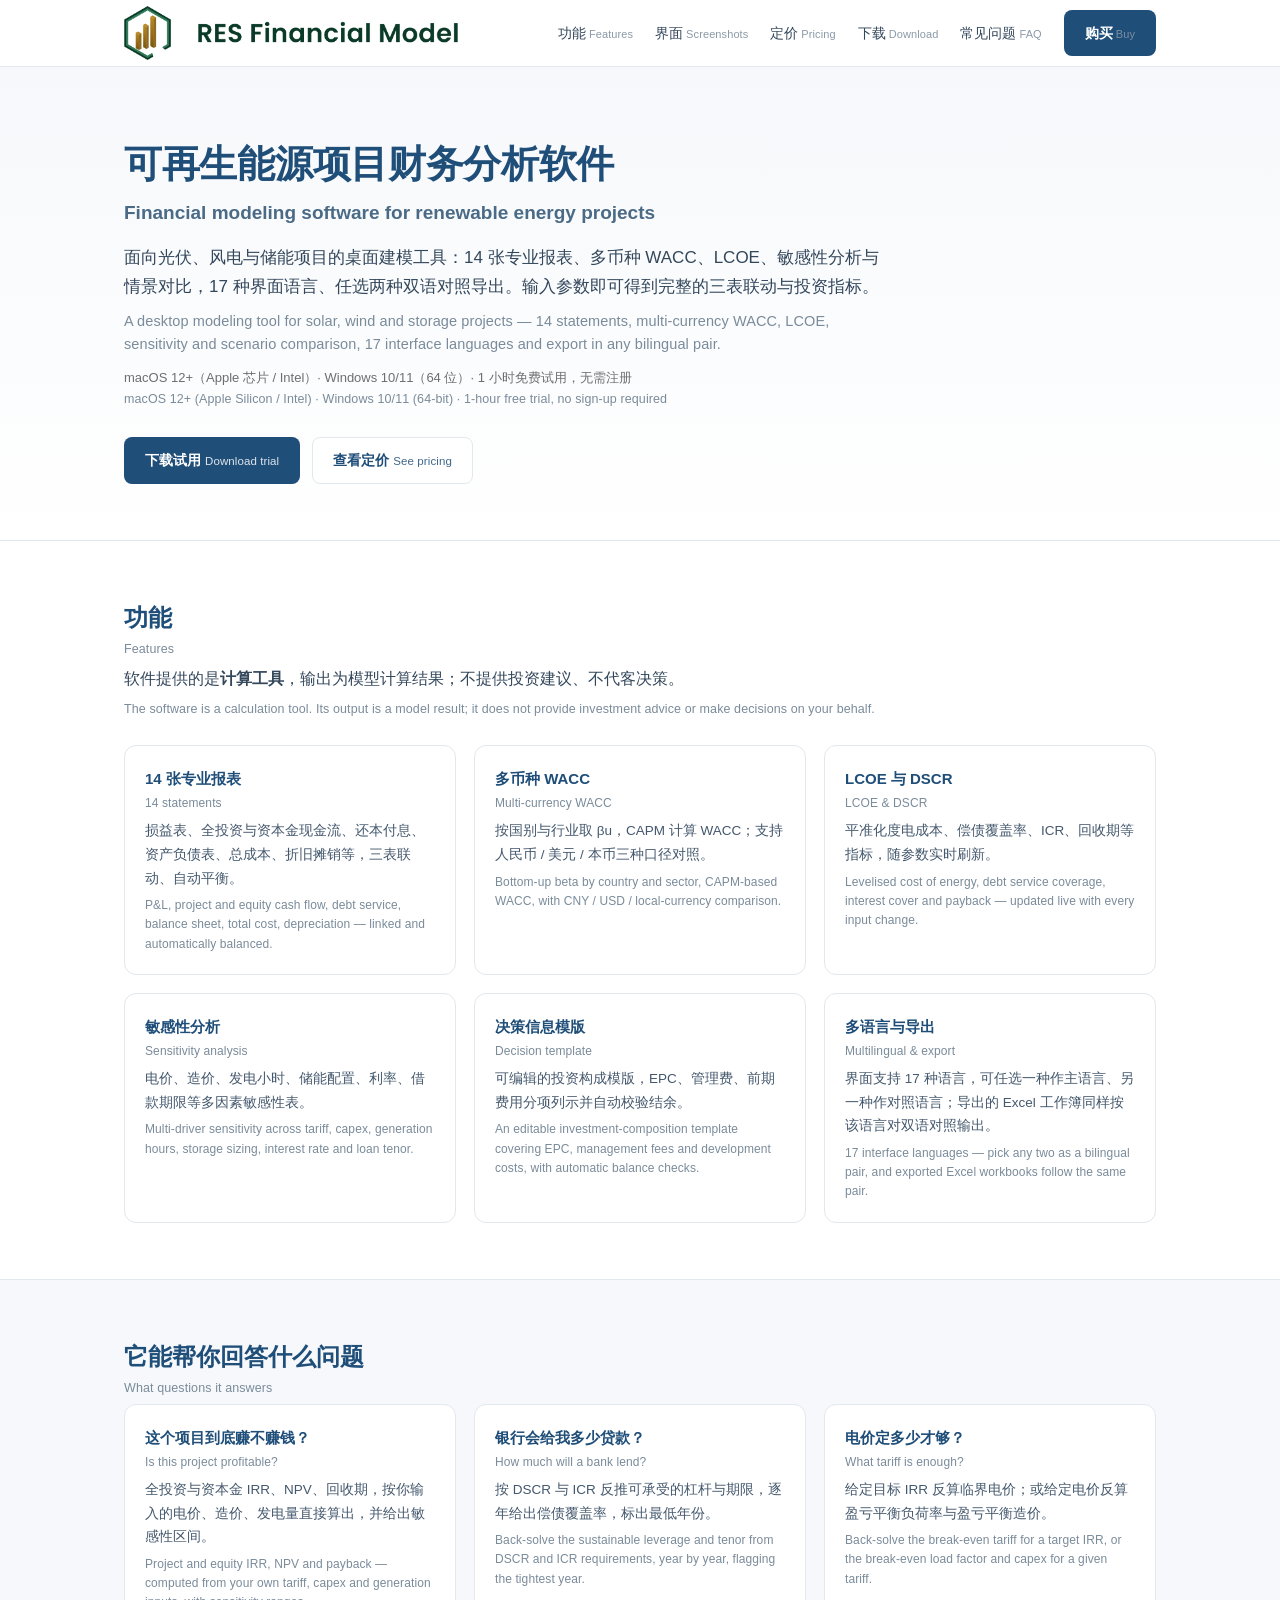
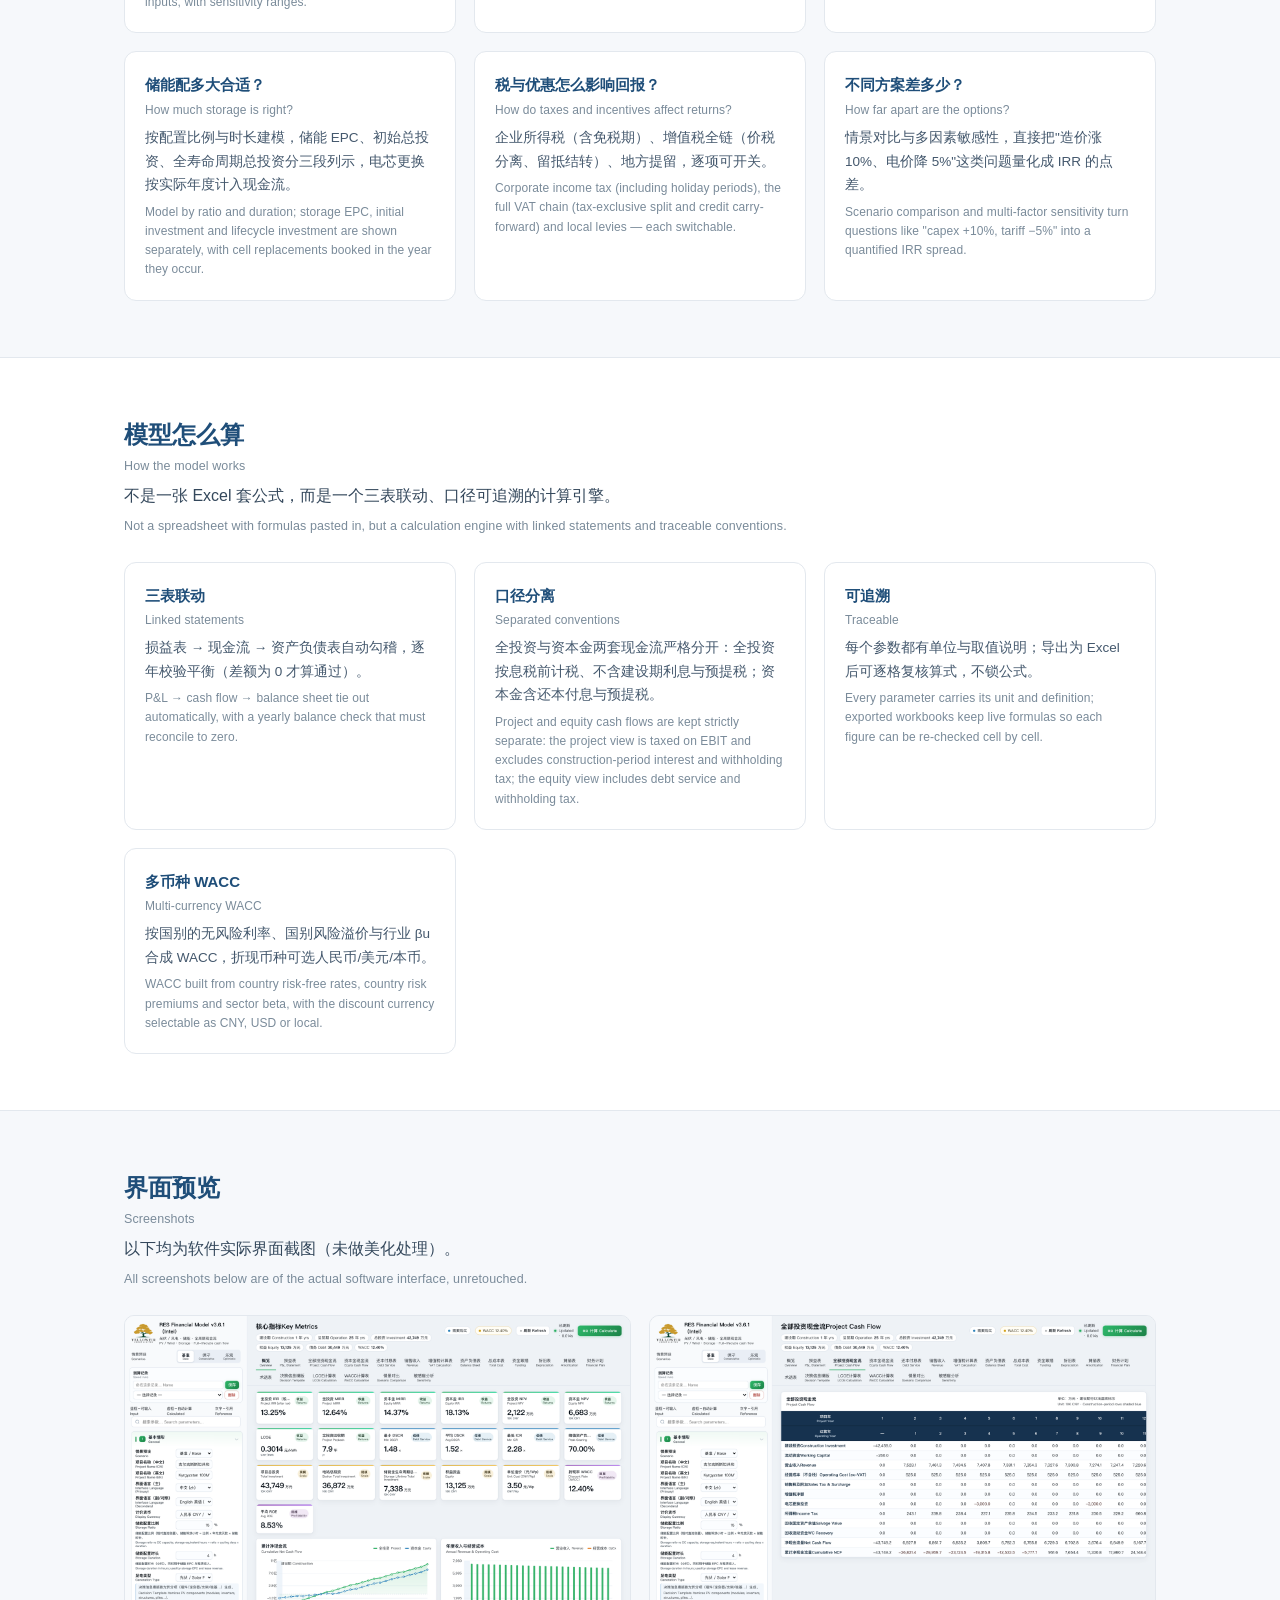
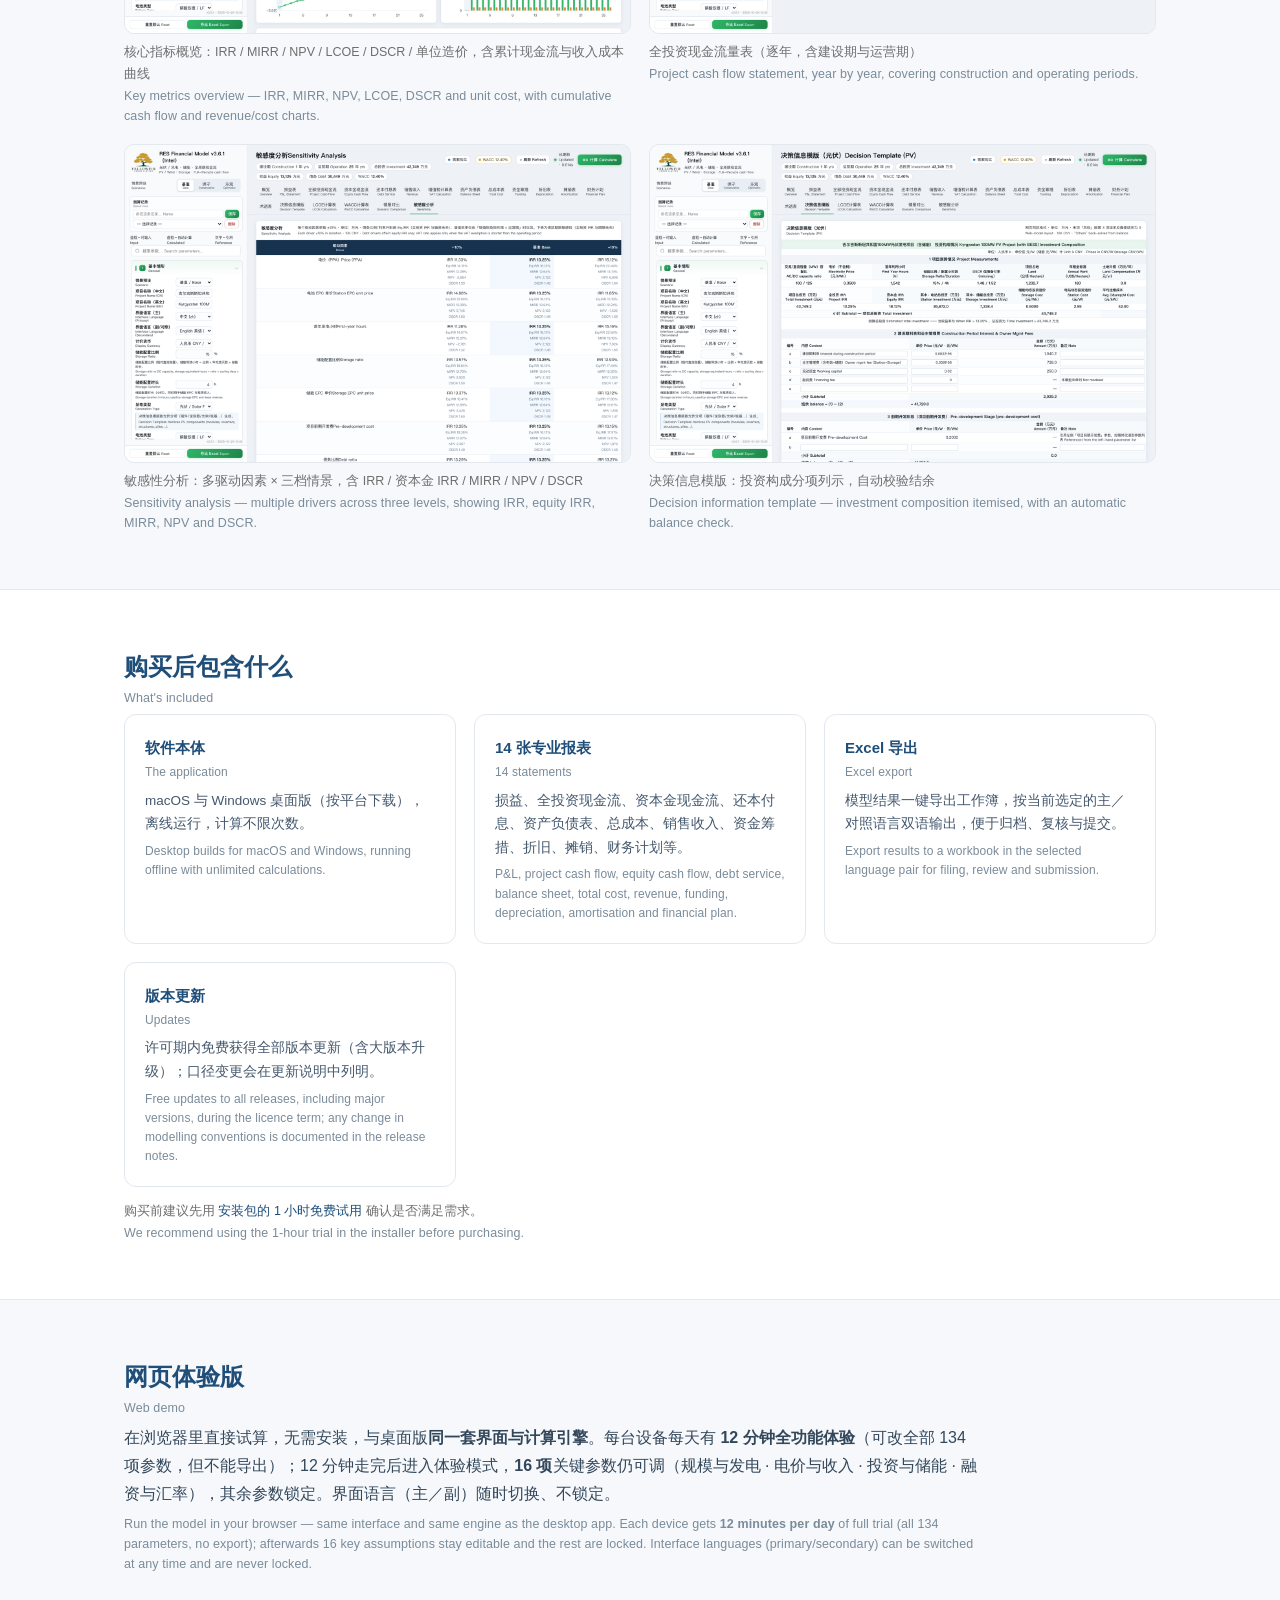
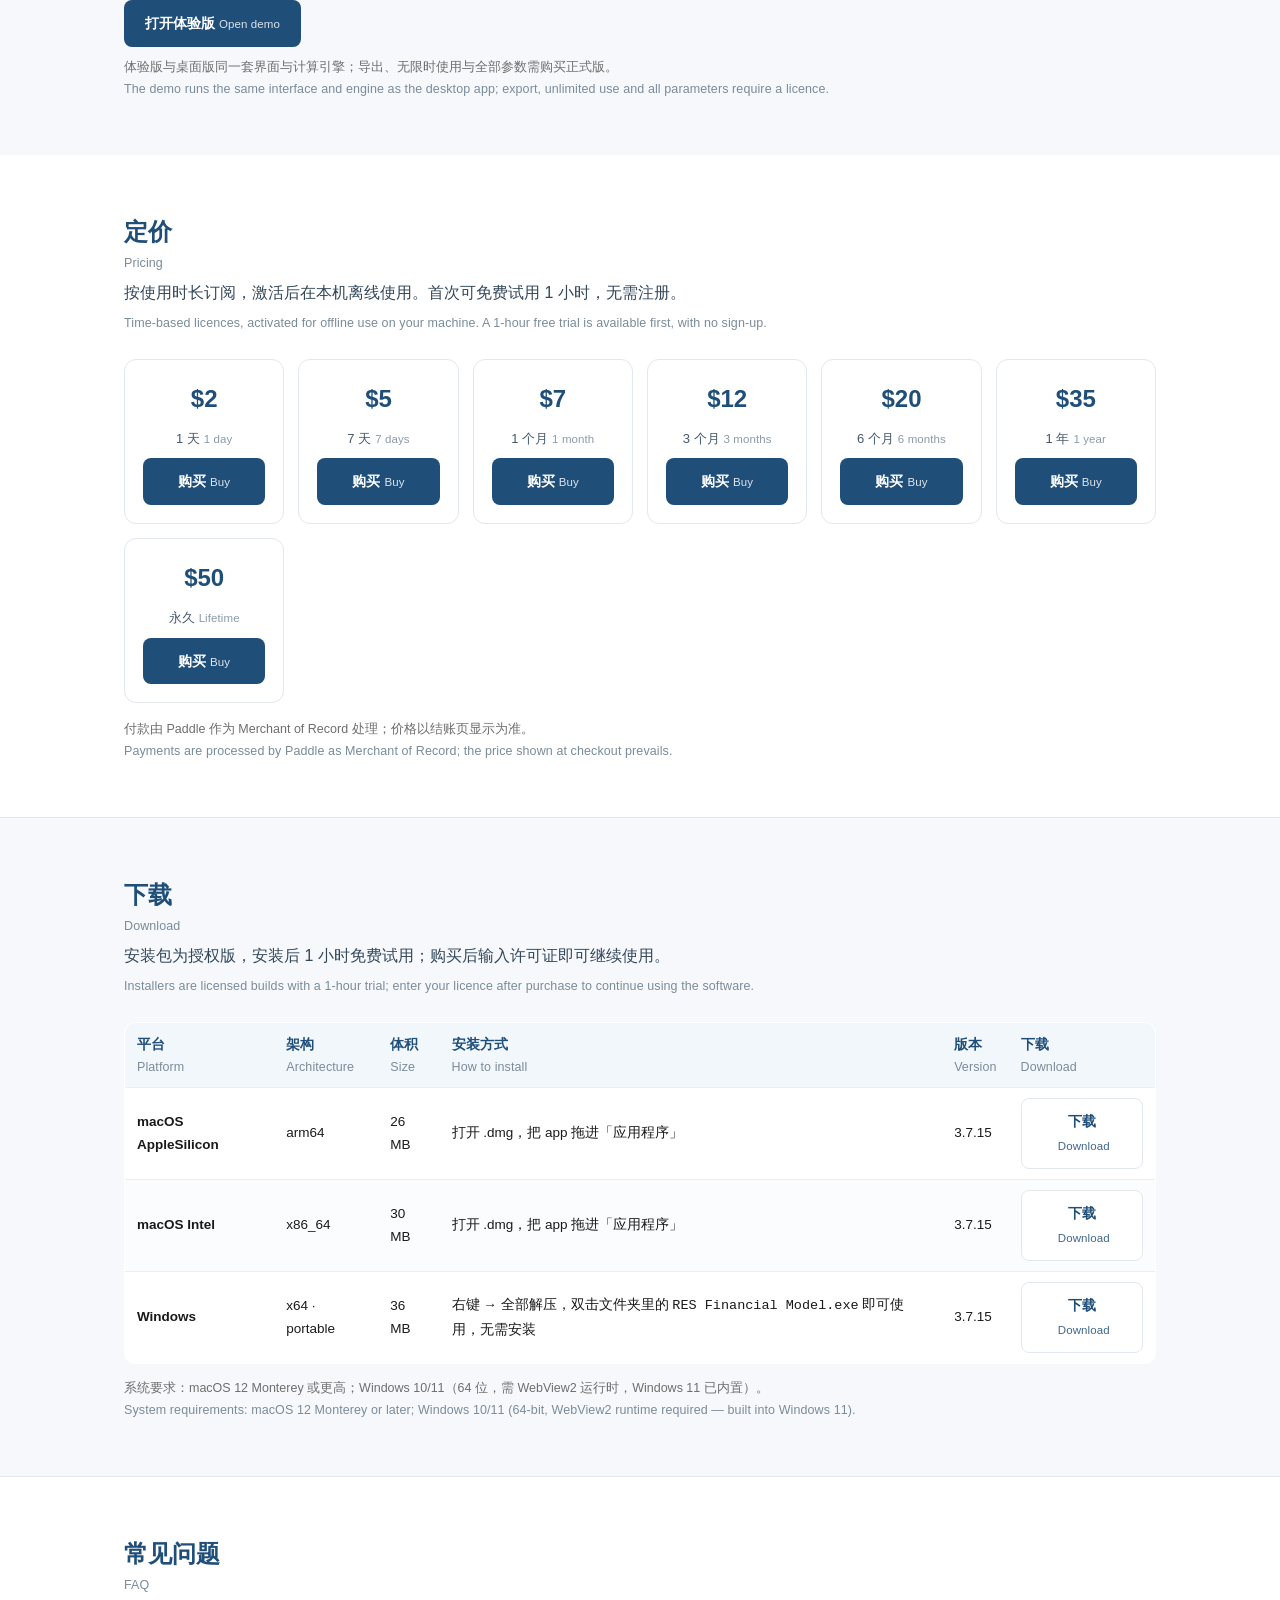
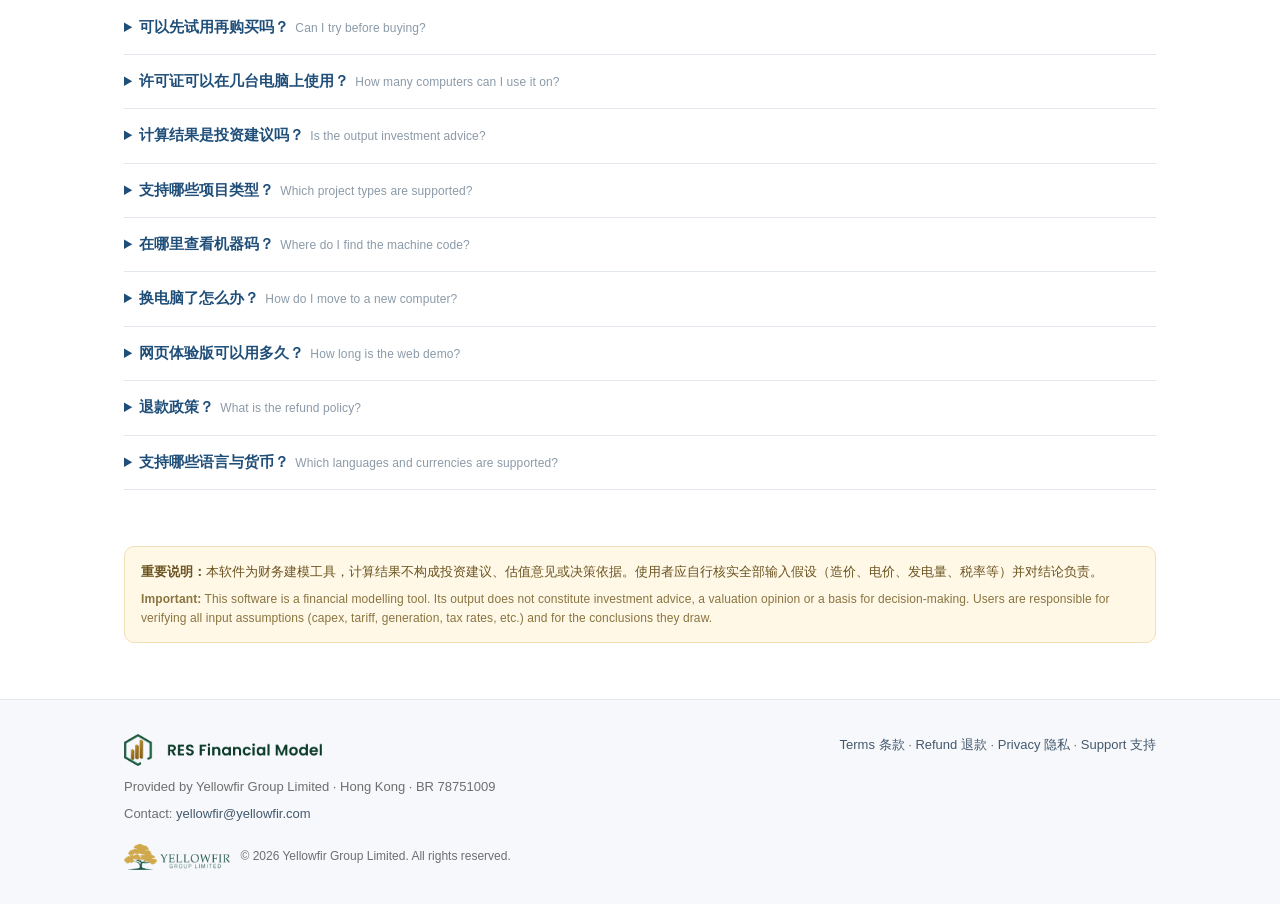
<file: index.html>
<!DOCTYPE html>
<html lang="zh-CN">
<head>
<meta charset="UTF-8">
<meta name="viewport" content="width=device-width, initial-scale=1">
<title>RES Financial Model — 可再生能源项目财务分析软件 | Financial modeling software</title>
<meta name="description" content="RES Financial Model 是一款独立的桌面财务建模软件，用于光伏、风电与储能项目的投资测算：14 张专业报表、多币种 WACC、LCOE、敏感性分析与情景对比，支持 17 种界面语言与任意双语对照导出。A desktop financial modeling application for solar, wind and storage projects — 14 statements, multi-currency WACC, LCOE, sensitivity and scenario comparison, with 17 interface languages and export in any bilingual pair. 本软件为计算工具，不提供投资建议。">
<link rel="icon" href="assets/favicon.ico?v=20261029b">
<link rel="icon" type="image/png" sizes="32x32" href="assets/yellowfir-mark-32.png">
<link rel="apple-touch-icon" href="assets/res-mark-180.png?v=20261029b">
<style>
:root{
  --navy:#1F4E79; --navy-d:#14375a; --ink:#1a1a1a; --muted:#6e6e6e;
  --line:#e3e8ee; --bg:#ffffff; --bg-2:#f6f8fb; --accent:#C99A2E;
}
*{margin:0;padding:0;box-sizing:border-box}
body{font-family:-apple-system,BlinkMacSystemFont,"PingFang SC","Microsoft YaHei","Segoe UI",Roboto,sans-serif;
  color:var(--ink);background:var(--bg);line-height:1.75;-webkit-font-smoothing:antialiased}
a{color:var(--navy);text-decoration:none}
a:hover{text-decoration:underline}
.wrap{max-width:1080px;margin:0 auto;padding:0 24px}
.en{display:block;font-size:12.5px;color:#7a8b9a;font-weight:400;letter-spacing:.1px;line-height:1.6}

header{border-bottom:1px solid var(--line);position:sticky;top:0;background:rgba(255,255,255,.94);backdrop-filter:blur(8px);z-index:20}
.nav{display:flex;align-items:center;justify-content:space-between;height:66px}
.brand{display:flex;align-items:center;gap:10px;font-weight:700;color:var(--navy);font-size:17px}
.brand-logo{height:54px;width:auto;display:block}
.brand .en{display:inline;font-size:12px;color:var(--muted);font-weight:400;margin-left:5px}
.nav nav{display:flex;gap:22px;font-size:14px;align-items:center}
.nav nav a{color:#33475b}
.nav nav a .en{display:inline;font-size:11px;color:#8b9aa8;margin-left:3px}
.btn{display:inline-block;padding:10px 20px;border-radius:8px;font-weight:600;font-size:14px;border:1px solid transparent;text-align:center}
.btn .en{display:inline;font-size:11.5px;color:inherit;opacity:.85;margin-left:4px;font-weight:400}
.btn-primary{background:var(--navy);color:#fff}
/* 导航里的按钮容易被 .nav nav a 的深色覆盖，这里显式拉高优先级 */
.nav nav a.btn-primary,.nav a.btn-primary{color:#fff !important;background:var(--navy)}
.nav nav a.btn-primary:hover,.nav a.btn-primary:hover{background:var(--navy-d);color:#fff}
.btn-primary:hover{background:var(--navy-d);text-decoration:none}
.btn-ghost{border-color:var(--line);color:var(--navy);background:#fff}
.btn-ghost:hover{border-color:var(--navy);text-decoration:none}

.hero{background:linear-gradient(180deg,var(--bg-2),#fff);padding:72px 0 56px;border-bottom:1px solid var(--line)}
.hero h1{font-size:38px;line-height:1.35;color:var(--navy);font-weight:700;letter-spacing:-.3px}
.hero h1 .en{font-size:19px;color:#4a6a86;font-weight:600;margin-top:8px;letter-spacing:0}
.hero .sub{margin-top:14px;font-size:17px;color:#33475b;max-width:760px}
.hero .sub .en{font-size:14.5px;color:#7a8b9a;margin-top:8px}
.hero .meta{margin-top:10px;font-size:13px;color:var(--muted)}
.hero .cta{margin-top:28px;display:flex;gap:12px;flex-wrap:wrap}

section{padding:56px 0}
h2{font-size:24px;color:var(--navy);margin-bottom:6px}
.lead{color:#33475b;margin-bottom:26px;max-width:860px}
.lead .en{margin-top:6px}

.grid{display:grid;grid-template-columns:repeat(auto-fit,minmax(260px,1fr));gap:18px}
.card{border:1px solid var(--line);border-radius:12px;padding:20px;background:#fff}
.card h3{font-size:15px;color:var(--navy);margin-bottom:6px}
.card h3 .en{font-size:12px;color:#7a8b9a;font-weight:400;margin-top:2px}
.card p{font-size:13.5px;color:#44586d}
.card p .en{margin-top:6px;font-size:12px}

.pricing{display:grid;grid-template-columns:repeat(auto-fit,minmax(160px,1fr));gap:14px}
.plan{border:1px solid var(--line);border-radius:12px;padding:18px;text-align:center;background:#fff;display:flex;flex-direction:column;gap:8px}
.plan .price{font-size:24px;font-weight:700;color:var(--navy)}
.plan .name{font-size:13px;color:#44586d}
.plan .name .en{display:inline;font-size:11.5px;color:#8b9aa8;margin-left:4px}
.plan .btn{margin-top:auto}

.dl{display:grid;grid-template-columns:repeat(auto-fit,minmax(230px,1fr));gap:14px}
.dlitem{border:1px solid var(--line);border-radius:12px;padding:16px;background:#fff}
.dlitem .t{font-size:14px;font-weight:600;color:var(--navy)}
.dlitem .t .en{display:inline;font-size:11.5px;color:#8b9aa8;font-weight:400;margin-left:4px}
.dlitem .s{font-size:12px;color:var(--muted);margin:4px 0 10px}

details{border-bottom:1px solid var(--line);padding:14px 0}
summary{cursor:pointer;font-weight:600;color:var(--navy);font-size:14.5px}
summary .en{display:inline;font-size:12px;color:#8b9aa8;font-weight:400;margin-left:6px}
details p{margin-top:8px;font-size:13.5px;color:#44586d}
details p .en{margin-top:4px;font-size:12px}

.note{background:#fff8e6;border:1px solid #f0e0b8;border-radius:10px;padding:14px 16px;font-size:13px;color:#6b5320}
.note .en{margin-top:6px;font-size:12px;color:#8a7440}

footer{border-top:1px solid var(--line);background:var(--bg-2);padding:34px 0;font-size:13px;color:var(--muted)}
footer .row{display:flex;flex-wrap:wrap;gap:26px;justify-content:space-between}
footer a{color:#44586d}
@media(max-width:640px){.hero h1{font-size:28px}.nav nav{display:none}}
</style>
</head>
<body>

<header>
  <div class="wrap nav">
    <a class="brand" href="/">
      <img class="brand-logo" src="assets/res-lockup-h.png?v=20261029d" alt="RES Financial Model">
    </a>
    <nav>
      <a href="#features">功能<span class="en" lang="en">Features</span></a>
      <a href="#shots">界面<span class="en" lang="en">Screenshots</span></a>
      <a href="#pricing">定价<span class="en" lang="en">Pricing</span></a>
      <a href="#download">下载<span class="en" lang="en">Download</span></a>
      <a href="#faq">常见问题<span class="en" lang="en">FAQ</span></a>
      <a class="btn btn-primary" href="#pricing">购买<span class="en" lang="en">Buy</span></a>
    </nav>
  </div>
</header>

<div class="hero">
  <div class="wrap">
    <h1>可再生能源项目财务分析软件
      <span class="en" lang="en">Financial modeling software for renewable energy projects</span>
    </h1>
    <p class="sub">
      面向光伏、风电与储能项目的桌面建模工具：14 张专业报表、多币种 WACC、LCOE、敏感性分析与情景对比，17 种界面语言、任选两种双语对照导出。输入参数即可得到完整的三表联动与投资指标。
      <span class="en" lang="en">A desktop modeling tool for solar, wind and storage projects — 14 statements, multi-currency WACC, LCOE, sensitivity and scenario comparison, 17 interface languages and export in any bilingual pair.</span>
    </p>
    <p class="meta">macOS 12+（Apple 芯片 / Intel）· Windows 10/11（64 位）· 1 小时免费试用，无需注册
      <span class="en" lang="en">macOS 12+ (Apple Silicon / Intel) · Windows 10/11 (64-bit) · 1-hour free trial, no sign-up required</span>
    </p>
    <div class="cta">
      <a class="btn btn-primary" href="#download">下载试用<span class="en" lang="en">Download trial</span></a>
      <a class="btn btn-ghost" href="#pricing">查看定价<span class="en" lang="en">See pricing</span></a>
    </div>
  </div>
</div>

<section id="features">
  <div class="wrap">
    <h2>功能<span class="en" lang="en">Features</span></h2>
    <p class="lead">软件提供的是<b>计算工具</b>，输出为模型计算结果；不提供投资建议、不代客决策。
      <span class="en" lang="en">The software is a calculation tool. Its output is a model result; it does not provide investment advice or make decisions on your behalf.</span>
    </p>
    <div class="grid">
      <div class="card"><h3>14 张专业报表<span class="en" lang="en">14 statements</span></h3><p>损益表、全投资与资本金现金流、还本付息、资产负债表、总成本、折旧摊销等，三表联动、自动平衡。<span class="en" lang="en">P&amp;L, project and equity cash flow, debt service, balance sheet, total cost, depreciation — linked and automatically balanced.</span></p></div>
      <div class="card"><h3>多币种 WACC<span class="en" lang="en">Multi-currency WACC</span></h3><p>按国别与行业取 βu，CAPM 计算 WACC；支持人民币 / 美元 / 本币三种口径对照。<span class="en" lang="en">Bottom-up beta by country and sector, CAPM-based WACC, with CNY / USD / local-currency comparison.</span></p></div>
      <div class="card"><h3>LCOE 与 DSCR<span class="en" lang="en">LCOE &amp; DSCR</span></h3><p>平准化度电成本、偿债覆盖率、ICR、回收期等指标，随参数实时刷新。<span class="en" lang="en">Levelised cost of energy, debt service coverage, interest cover and payback — updated live with every input change.</span></p></div>
      <div class="card"><h3>敏感性分析<span class="en" lang="en">Sensitivity analysis</span></h3><p>电价、造价、发电小时、储能配置、利率、借款期限等多因素敏感性表。<span class="en" lang="en">Multi-driver sensitivity across tariff, capex, generation hours, storage sizing, interest rate and loan tenor.</span></p></div>
      <div class="card"><h3>决策信息模版<span class="en" lang="en">Decision template</span></h3><p>可编辑的投资构成模版，EPC、管理费、前期费用分项列示并自动校验结余。<span class="en" lang="en">An editable investment-composition template covering EPC, management fees and development costs, with automatic balance checks.</span></p></div>
      <div class="card"><h3>多语言与导出<span class="en" lang="en">Multilingual &amp; export</span></h3><p>界面支持 17 种语言，可任选一种作主语言、另一种作对照语言；导出的 Excel 工作簿同样按该语言对双语对照输出。<span class="en" lang="en">17 interface languages — pick any two as a bilingual pair, and exported Excel workbooks follow the same pair.</span></p></div>
    </div>
  </div>
</section>

<section id="what" style="background:var(--bg-2);border-top:1px solid var(--line);border-bottom:1px solid var(--line)">
  <div class="wrap">
    <h2>它能帮你回答什么问题<span class="en" lang="en">What questions it answers</span></h2>
    <div class="grid">
      <div class="card"><h3>这个项目到底赚不赚钱？<span class="en" lang="en">Is this project profitable?</span></h3><p>全投资与资本金 IRR、NPV、回收期，按你输入的电价、造价、发电量直接算出，并给出敏感性区间。<span class="en" lang="en">Project and equity IRR, NPV and payback — computed from your own tariff, capex and generation inputs, with sensitivity ranges.</span></p></div>
      <div class="card"><h3>银行会给我多少贷款？<span class="en" lang="en">How much will a bank lend?</span></h3><p>按 DSCR 与 ICR 反推可承受的杠杆与期限，逐年给出偿债覆盖率，标出最低年份。<span class="en" lang="en">Back-solve the sustainable leverage and tenor from DSCR and ICR requirements, year by year, flagging the tightest year.</span></p></div>
      <div class="card"><h3>电价定多少才够？<span class="en" lang="en">What tariff is enough?</span></h3><p>给定目标 IRR 反算临界电价；或给定电价反算盈亏平衡负荷率与盈亏平衡造价。<span class="en" lang="en">Back-solve the break-even tariff for a target IRR, or the break-even load factor and capex for a given tariff.</span></p></div>
      <div class="card"><h3>储能配多大合适？<span class="en" lang="en">How much storage is right?</span></h3><p>按配置比例与时长建模，储能 EPC、初始总投资、全寿命周期总投资分三段列示，电芯更换按实际年度计入现金流。<span class="en" lang="en">Model by ratio and duration; storage EPC, initial investment and lifecycle investment are shown separately, with cell replacements booked in the year they occur.</span></p></div>
      <div class="card"><h3>税与优惠怎么影响回报？<span class="en" lang="en">How do taxes and incentives affect returns?</span></h3><p>企业所得税（含免税期）、增值税全链（价税分离、留抵结转）、地方提留，逐项可开关。<span class="en" lang="en">Corporate income tax (including holiday periods), the full VAT chain (tax-exclusive split and credit carry-forward) and local levies — each switchable.</span></p></div>
      <div class="card"><h3>不同方案差多少？<span class="en" lang="en">How far apart are the options?</span></h3><p>情景对比与多因素敏感性，直接把"造价涨 10%、电价降 5%"这类问题量化成 IRR 的点差。<span class="en" lang="en">Scenario comparison and multi-factor sensitivity turn questions like "capex +10%, tariff −5%" into a quantified IRR spread.</span></p></div>
    </div>
  </div>
</section>

<section id="method">
  <div class="wrap">
    <h2>模型怎么算<span class="en" lang="en">How the model works</span></h2>
    <p class="lead">不是一张 Excel 套公式，而是一个三表联动、口径可追溯的计算引擎。
      <span class="en" lang="en">Not a spreadsheet with formulas pasted in, but a calculation engine with linked statements and traceable conventions.</span>
    </p>
    <div class="grid">
      <div class="card"><h3>三表联动<span class="en" lang="en">Linked statements</span></h3><p>损益表 → 现金流 → 资产负债表自动勾稽，逐年校验平衡（差额为 0 才算通过）。<span class="en" lang="en">P&amp;L → cash flow → balance sheet tie out automatically, with a yearly balance check that must reconcile to zero.</span></p></div>
      <div class="card"><h3>口径分离<span class="en" lang="en">Separated conventions</span></h3><p>全投资与资本金两套现金流严格分开：全投资按息税前计税、不含建设期利息与预提税；资本金含还本付息与预提税。<span class="en" lang="en">Project and equity cash flows are kept strictly separate: the project view is taxed on EBIT and excludes construction-period interest and withholding tax; the equity view includes debt service and withholding tax.</span></p></div>
      <div class="card"><h3>可追溯<span class="en" lang="en">Traceable</span></h3><p>每个参数都有单位与取值说明；导出为 Excel 后可逐格复核算式，不锁公式。<span class="en" lang="en">Every parameter carries its unit and definition; exported workbooks keep live formulas so each figure can be re-checked cell by cell.</span></p></div>
      <div class="card"><h3>多币种 WACC<span class="en" lang="en">Multi-currency WACC</span></h3><p>按国别的无风险利率、国别风险溢价与行业 βu 合成 WACC，折现币种可选人民币/美元/本币。<span class="en" lang="en">WACC built from country risk-free rates, country risk premiums and sector beta, with the discount currency selectable as CNY, USD or local.</span></p></div>
    </div>
  </div>
</section>

<section id="shots" style="background:var(--bg-2);border-top:1px solid var(--line);border-bottom:1px solid var(--line)">
  <div class="wrap">
    <h2>界面预览<span class="en" lang="en">Screenshots</span></h2>
    <p class="lead">以下均为软件实际界面截图（未做美化处理）。
      <span class="en" lang="en">All screenshots below are of the actual software interface, unretouched.</span>
    </p>
    <div class="grid" style="grid-template-columns:repeat(auto-fit,minmax(420px,1fr))">
      <figure style="margin:0">
        <img src="assets/shots/01-overview.png" alt="核心指标概览 Key metrics overview" style="width:100%;border:1px solid var(--line);border-radius:10px;display:block">
        <figcaption style="font-size:12.5px;color:var(--muted);margin-top:8px">核心指标概览：IRR / MIRR / NPV / LCOE / DSCR / 单位造价，含累计现金流与收入成本曲线
          <span class="en" lang="en">Key metrics overview — IRR, MIRR, NPV, LCOE, DSCR and unit cost, with cumulative cash flow and revenue/cost charts.</span></figcaption>
      </figure>
      <figure style="margin:0">
        <img src="assets/shots/02-cashflow.png" alt="全投资现金流表 Project cash flow statement" style="width:100%;border:1px solid var(--line);border-radius:10px;display:block">
        <figcaption style="font-size:12.5px;color:var(--muted);margin-top:8px">全投资现金流量表（逐年，含建设期与运营期）
          <span class="en" lang="en">Project cash flow statement, year by year, covering construction and operating periods.</span></figcaption>
      </figure>
      <figure style="margin:0">
        <img src="assets/shots/03-sensitivity.png" alt="敏感性分析 Sensitivity analysis" style="width:100%;border:1px solid var(--line);border-radius:10px;display:block">
        <figcaption style="font-size:12.5px;color:var(--muted);margin-top:8px">敏感性分析：多驱动因素 × 三档情景，含 IRR / 资本金 IRR / MIRR / NPV / DSCR
          <span class="en" lang="en">Sensitivity analysis — multiple drivers across three levels, showing IRR, equity IRR, MIRR, NPV and DSCR.</span></figcaption>
      </figure>
      <figure style="margin:0">
        <img src="assets/shots/04-decision.png" alt="决策信息模版 Decision template" style="width:100%;border:1px solid var(--line);border-radius:10px;display:block">
        <figcaption style="font-size:12.5px;color:var(--muted);margin-top:8px">决策信息模版：投资构成分项列示，自动校验结余
          <span class="en" lang="en">Decision information template — investment composition itemised, with an automatic balance check.</span></figcaption>
      </figure>
    </div>
  </div>
</section>

<section id="included">
  <div class="wrap">
    <h2>购买后包含什么<span class="en" lang="en">What's included</span></h2>
    <div class="grid">
      <div class="card"><h3>软件本体<span class="en" lang="en">The application</span></h3><p>macOS 与 Windows 桌面版（按平台下载），离线运行，计算不限次数。<span class="en" lang="en">Desktop builds for macOS and Windows, running offline with unlimited calculations.</span></p></div>
      <div class="card"><h3>14 张专业报表<span class="en" lang="en">14 statements</span></h3><p>损益、全投资现金流、资本金现金流、还本付息、资产负债表、总成本、销售收入、资金筹措、折旧、摊销、财务计划等。<span class="en" lang="en">P&amp;L, project cash flow, equity cash flow, debt service, balance sheet, total cost, revenue, funding, depreciation, amortisation and financial plan.</span></p></div>
      <div class="card"><h3>Excel 导出<span class="en" lang="en">Excel export</span></h3><p>模型结果一键导出工作簿，按当前选定的主／对照语言双语输出，便于归档、复核与提交。<span class="en" lang="en">Export results to a workbook in the selected language pair for filing, review and submission.</span></p></div>
      <div class="card"><h3>版本更新<span class="en" lang="en">Updates</span></h3><p>许可期内免费获得全部版本更新（含大版本升级）；口径变更会在更新说明中列明。<span class="en" lang="en">Free updates to all releases, including major versions, during the licence term; any change in modelling conventions is documented in the release notes.</span></p></div>
    </div>
    <p class="meta" style="margin-top:14px;font-size:12.5px;color:var(--muted)">
      购买前建议先用 <a href="#download">安装包的 1 小时免费试用</a> 确认是否满足需求。
      <span class="en" lang="en">We recommend using the 1-hour trial in the installer before purchasing.</span>
    </p>
  </div>
</section>

<section id="demo" style="background:var(--bg-2);border-top:1px solid var(--line)">
  <div class="wrap">
    <h2>网页体验版<span class="en" lang="en">Web demo</span></h2>
    <p class="lead">在浏览器里直接试算，无需安装，与桌面版<b>同一套界面与计算引擎</b>。每台设备每天有 <b>12 分钟全功能体验</b>（可改全部 134 项参数，但不能导出）；12 分钟走完后进入体验模式，<b>16 项</b>关键参数仍可调（规模与发电 · 电价与收入 · 投资与储能 · 融资与汇率），其余参数锁定。界面语言（主／副）随时切换、不锁定。
      <span class="en" lang="en">Run the model in your browser — same interface and same engine as the desktop app. Each device gets <b>12 minutes per day</b> of full trial (all 134 parameters, no export); afterwards 16 key assumptions stay editable and the rest are locked. Interface languages (primary/secondary) can be switched at any time and are never locked.</span>
    </p>
    <p><a class="btn btn-primary" href="demo/">打开体验版<span class="en" lang="en">Open demo</span></a></p>
    <p class="meta" style="margin-top:10px;font-size:12.5px;color:var(--muted)">体验版与桌面版同一套界面与计算引擎；导出、无限时使用与全部参数需购买正式版。
      <span class="en" lang="en">The demo runs the same interface and engine as the desktop app; export, unlimited use and all parameters require a licence.</span>
    </p>
  </div>
</section>

<section id="pricing">
  <div class="wrap">
    <h2>定价<span class="en" lang="en">Pricing</span></h2>
    <p class="lead">按使用时长订阅，激活后在本机离线使用。首次可免费试用 1 小时，无需注册。
      <span class="en" lang="en">Time-based licences, activated for offline use on your machine. A 1-hour free trial is available first, with no sign-up.</span>
    </p>
    <div class="pricing">
      <div class="plan"><div class="price">$2</div><div class="name">1 天<span class="en" lang="en">1 day</span></div><a class="btn btn-primary" href="https://license.resmodel.com/buy?plan=d1">购买<span class="en" lang="en">Buy</span></a></div>
      <div class="plan"><div class="price">$5</div><div class="name">7 天<span class="en" lang="en">7 days</span></div><a class="btn btn-primary" href="https://license.resmodel.com/buy?plan=d7">购买<span class="en" lang="en">Buy</span></a></div>
      <div class="plan"><div class="price">$7</div><div class="name">1 个月<span class="en" lang="en">1 month</span></div><a class="btn btn-primary" href="https://license.resmodel.com/buy?plan=m1">购买<span class="en" lang="en">Buy</span></a></div>
      <div class="plan"><div class="price">$12</div><div class="name">3 个月<span class="en" lang="en">3 months</span></div><a class="btn btn-primary" href="https://license.resmodel.com/buy?plan=m3">购买<span class="en" lang="en">Buy</span></a></div>
      <div class="plan"><div class="price">$20</div><div class="name">6 个月<span class="en" lang="en">6 months</span></div><a class="btn btn-primary" href="https://license.resmodel.com/buy?plan=m6">购买<span class="en" lang="en">Buy</span></a></div>
      <div class="plan"><div class="price">$35</div><div class="name">1 年<span class="en" lang="en">1 year</span></div><a class="btn btn-primary" href="https://license.resmodel.com/buy?plan=y1">购买<span class="en" lang="en">Buy</span></a></div>
      <div class="plan"><div class="price">$50</div><div class="name">永久<span class="en" lang="en">Lifetime</span></div><a class="btn btn-primary" href="https://license.resmodel.com/buy?plan=life">购买<span class="en" lang="en">Buy</span></a></div>
    </div>
    <p class="meta" style="margin-top:16px;font-size:12.5px;color:var(--muted)">
      付款由 Paddle 作为 Merchant of Record 处理；价格以结账页显示为准。
      <span class="en" lang="en">Payments are processed by Paddle as Merchant of Record; the price shown at checkout prevails.</span>
    </p>
  </div>
</section>

<section id="download" style="background:var(--bg-2);border-top:1px solid var(--line);border-bottom:1px solid var(--line)">
  <div class="wrap">
    <h2>下载<span class="en" lang="en">Download</span></h2>
    <p class="lead">安装包为授权版，安装后 1 小时免费试用；购买后输入许可证即可继续使用。
      <span class="en" lang="en">Installers are licensed builds with a 1-hour trial; enter your licence after purchase to continue using the software.</span>
    </p>
    <div style="overflow-x:auto">
    <table style="width:100%;border-collapse:collapse;font-size:13.5px;background:#fff;border:1px solid #dbe4ee;border-radius:12px;overflow:hidden">
      <thead>
        <tr style="background:#f2f7fb;color:#1F4E79;text-align:left">
          <th style="padding:10px 12px">平台<span class="en" lang="en">Platform</span></th>
          <th style="padding:10px 12px">架构<span class="en" lang="en">Architecture</span></th>
          <th style="padding:10px 12px">体积<span class="en" lang="en">Size</span></th>
          <th style="padding:10px 12px">安装方式<span class="en" lang="en">How to install</span></th>
          <th style="padding:10px 12px">版本<span class="en" lang="en">Version</span></th>
          <th style="padding:10px 12px">下载<span class="en" lang="en">Download</span></th>
        </tr>
      </thead>
      <tbody>
        <tr style="border-top:1px solid #e7eef5">
          <td style="padding:10px 12px"><b>macOS AppleSilicon</b></td>
          <td style="padding:10px 12px">arm64</td>
          <td style="padding:10px 12px">26 MB</td>
          <td style="padding:10px 12px">打开 .dmg，把 app 拖进「应用程序」</td>
          <td style="padding:10px 12px">3.7.15</td>
          <td style="padding:10px 12px"><a class="btn btn-ghost" href="https://github.com/xwindowscn/resmodel-downloads/releases/latest/download/RES-Financial-Model-AppleSilicon.dmg" target="_blank" rel="noopener">下载<span class="en" lang="en">Download</span></a></td>
        </tr>
        <tr style="border-top:1px solid #e7eef5;background:#fafcfe">
          <td style="padding:10px 12px"><b>macOS Intel</b></td>
          <td style="padding:10px 12px">x86_64</td>
          <td style="padding:10px 12px">30 MB</td>
          <td style="padding:10px 12px">打开 .dmg，把 app 拖进「应用程序」</td>
          <td style="padding:10px 12px">3.7.15</td>
          <td style="padding:10px 12px"><a class="btn btn-ghost" href="https://github.com/xwindowscn/resmodel-downloads/releases/latest/download/RES-Financial-Model-Intel.dmg" target="_blank" rel="noopener">下载<span class="en" lang="en">Download</span></a></td>
        </tr>
        <tr style="border-top:1px solid #e7eef5">
          <td style="padding:10px 12px"><b>Windows</b></td>
          <td style="padding:10px 12px">x64 · portable</td>
          <td style="padding:10px 12px">36 MB</td>
          <td style="padding:10px 12px">右键 → 全部解压，双击文件夹里的 <code>RES Financial Model.exe</code> 即可使用，无需安装</td>
          <td style="padding:10px 12px">3.7.15</td>
          <td style="padding:10px 12px"><a class="btn btn-ghost" href="https://github.com/xwindowscn/resmodel-downloads/releases/latest/download/RES-Financial-Model-Windows.zip" target="_blank" rel="noopener">下载<span class="en" lang="en">Download</span></a></td>
        </tr>
      </tbody>
    </table>
    </div>
    <p class="meta" style="margin-top:14px;font-size:12.5px;color:var(--muted)">
      系统要求：macOS 12 Monterey 或更高；Windows 10/11（64 位，需 WebView2 运行时，Windows 11 已内置）。
      <span class="en" lang="en">System requirements: macOS 12 Monterey or later; Windows 10/11 (64-bit, WebView2 runtime required — built into Windows 11).</span>
    </p>
  </div>
</section>

<section id="faq">
  <div class="wrap">
    <h2>常见问题<span class="en" lang="en">FAQ</span></h2>
    <details><summary>可以先试用再购买吗？<span class="en" lang="en">Can I try before buying?</span></summary>
      <p>可以。安装后自动获得 1 小时免费试用，无需注册或绑定支付方式。试用时长按累计使用计算。<span class="en" lang="en">Yes. Each installation includes a 1-hour free trial with no sign-up or payment details required. Trial time is counted cumulatively.</span></p></details>
    <details><summary>许可证可以在几台电脑上使用？<span class="en" lang="en">How many computers can I use it on?</span></summary>
      <p>许可证与设备绑定，可在同一设备上重复激活；更换电脑请联系我们办理迁移。<span class="en" lang="en">Licences are bound to a device and can be reactivated on the same device. To move to a new computer, contact us and we will transfer it.</span></p></details>
    <details><summary>计算结果是投资建议吗？<span class="en" lang="en">Is the output investment advice?</span></summary>
      <p>不是。本软件是财务建模与计算工具，输出结果取决于用户输入的全部假设；不构成投资、法律或税务建议。<span class="en" lang="en">No. This software is a financial modelling and calculation tool; its output depends entirely on the assumptions you enter and does not constitute investment, legal or tax advice.</span></p></details>
    <details><summary>支持哪些项目类型？<span class="en" lang="en">Which project types are supported?</span></summary>
      <p>光伏、风电（陆上/海上）与配套储能项目；支持光伏与风电分别建模。<span class="en" lang="en">Solar, wind (onshore and offshore) and co-located storage; solar and wind are modelled separately.</span></p></details>
    <details><summary>在哪里查看机器码？<span class="en" lang="en">Where do I find the machine code?</span></summary>
      <p>软件里点顶栏授权标识打开授权窗，即可看到形如 <code>7CCB-47C1-8373-D5C6</code> 的机器码；网页体验版点右下角「机器码」按钮同样可以查看并复制。授权时把机器码和邮箱一并发给我们即可。<span class="en" lang="en">Click the licence badge in the app, or the “Machine code” button on the web demo; copy the code (e.g. 7CCB-47C1-8373-D5C6) and send it with your email to activate.</span></p></details>
    <details><summary>换电脑了怎么办？<span class="en" lang="en">How do I move to a new computer?</span></summary>
      <p>在软件授权窗「迁移授权」里输入订单号或购买时登记的邮箱，授权即迁到新电脑，旧电脑同时失效（限 3 次、间隔 7 天）。网页端打开体验版点「一键直连」或输入邮箱同样跟随。<span class="en" lang="en">In the app, open “Move licence” and enter your order ID or the email used at purchase — the licence moves to the new computer and the old one is invalidated (3 moves max, 7-day interval). The web demo follows automatically.</span></p></details>
    <details><summary>网页体验版可以用多久？<span class="en" lang="en">How long is the web demo?</span></summary>
      <p>每台设备每天有 12 分钟全功能体验（可改全部参数，但不可导出）；12 分钟走完后进入体验模式，16 项关键参数仍可调整，其余锁定，报表继续实时重算。<span class="en" lang="en">Each device gets 12 minutes per day of full-featured trial (all parameters, no export). Afterwards 16 key assumptions stay editable, the rest are locked, and every statement keeps recalculating live.</span></p></details>
    <details><summary>退款政策？<span class="en" lang="en">What is the refund policy?</span></summary>
      <p>详见 <a href="refund.html">Refund 退款政策</a><a href="faq.html">常见问题 FAQ</a>。<span class="en" lang="en">See the <a href="refund.html">Refund Policy</a> for details.</span></p></details>
    <details><summary>支持哪些语言与货币？<span class="en" lang="en">Which languages and currencies are supported?</span></summary>
      <p>界面支持 17 种语言，可任选一种作主语言、另一种作对照语言，导出的工作簿按同一语言对双语输出；折现币种可选人民币、美元或项目所在国本币。<span class="en" lang="en">The interface ships with 17 languages; pick any two as a bilingual pair and exported workbooks follow that pair. The discount currency can be CNY, USD or the project country's local currency.</span></p></details>
  </div>
</section>

<section style="padding-top:0">
  <div class="wrap">
    <div class="note">
      <b>重要说明：</b>本软件为财务建模工具，计算结果不构成投资建议、估值意见或决策依据。使用者应自行核实全部输入假设（造价、电价、发电量、税率等）并对结论负责。
      <span class="en" lang="en"><b>Important:</b> This software is a financial modelling tool. Its output does not constitute investment advice, a valuation opinion or a basis for decision-making. Users are responsible for verifying all input assumptions (capex, tariff, generation, tax rates, etc.) and for the conclusions they draw.</span>
    </div>
  </div>
</section>

<footer>
  <div class="wrap row">
    <div>
      <div><img src="assets/res-lockup-h.png?v=20261029d" alt="RES Financial Model" style="height:32px;width:auto;display:block;margin:0 0 10px"></div>
      <div>Provided by Yellowfir Group Limited · Hong Kong · BR 78751009</div>
      <div style="margin-top:4px">Contact: <a href="mailto:yellowfir@yellowfir.com">yellowfir@yellowfir.com</a></div>
    </div>
    <div>
      <a href="terms.html">Terms 条款</a> ·
      <a href="refund.html">Refund 退款</a> ·
      <a href="privacy.html">Privacy 隐私</a> ·
      <a href="support.html">Support 支持</a>
    </div>
  </div>
  <div class="wrap" style="margin-top:18px;display:flex;align-items:center;gap:10px;font-size:12px">
    <img src="assets/yellowfir-lockup-h.png?v=20261029d" alt="Yellowfir Group Limited" style="height:26px;width:auto;opacity:.85">
    <span>© 2026 Yellowfir Group Limited. All rights reserved.</span>
  </div>
</footer>

</body>
</html>
</file>
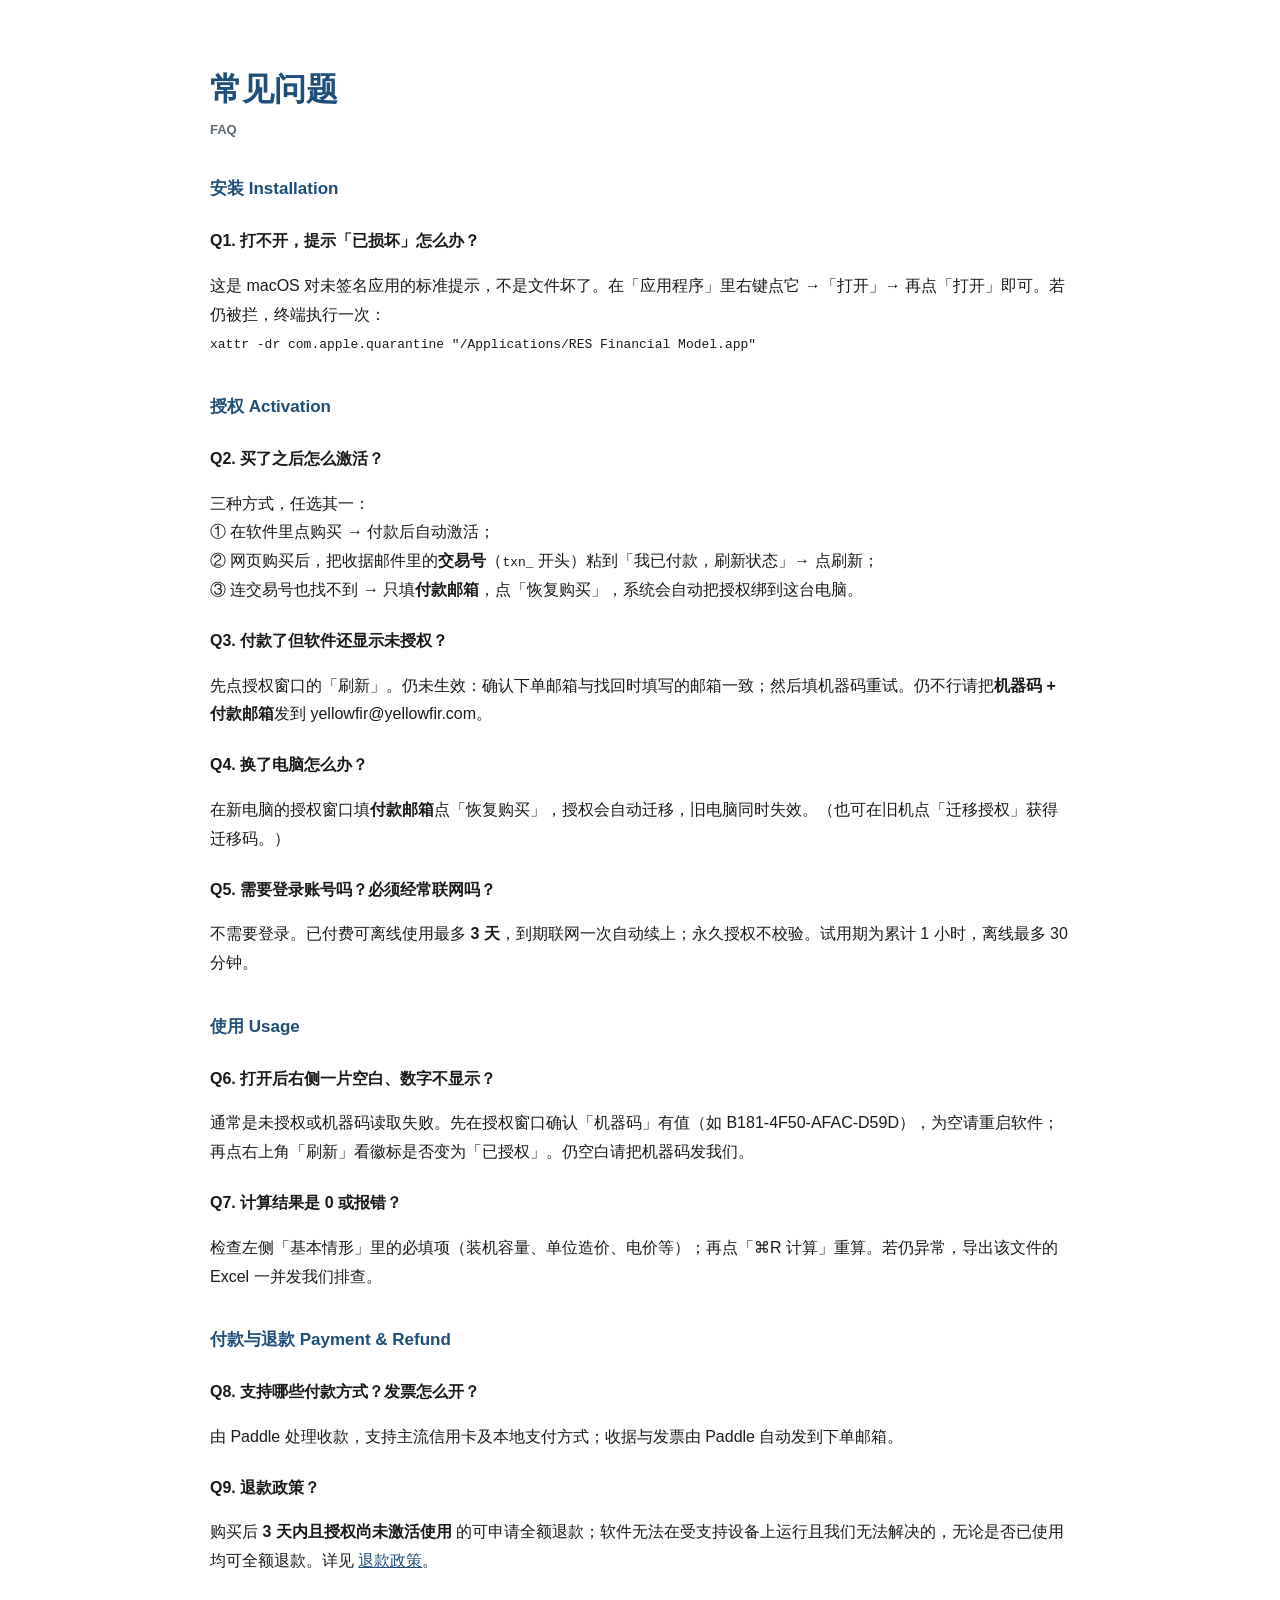
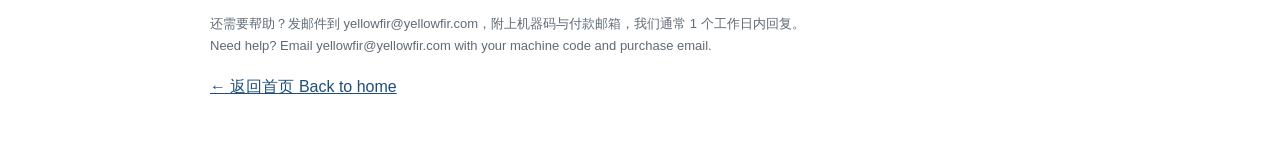
<file: faq.html>
<!doctype html><html lang="zh"><head><meta charset="utf-8">
<meta name="viewport" content="width=device-width,initial-scale=1">
<title>常见问题 FAQ — RES Financial Model</title>
<link rel="icon" href="assets/favicon.ico">
<style>body{max-width:860px;margin:0 auto;padding:40px 24px;font-family:-apple-system,"PingFang SC",sans-serif;line-height:1.8;color:#1a1a1a}h1{color:#1F4E79}h2{color:#1F4E79;font-size:17px;margin-top:34px}.q{font-weight:700;margin-top:22px}.en{color:#5f6b76;font-size:13px;display:block;line-height:1.65}a{color:#1F4E79}</style>
</head><body>
<h1>常见问题<span class="en">FAQ</span></h1>

<h2>安装 Installation</h2>
<p class="q">Q1. 打不开，提示「已损坏」怎么办？</p>
<p>这是 macOS 对未签名应用的标准提示，不是文件坏了。在「应用程序」里右键点它 →「打开」→ 再点「打开」即可。若仍被拦，终端执行一次：<br>
<code>xattr -dr com.apple.quarantine "/Applications/RES Financial Model.app"</code></p>

<h2>授权 Activation</h2>
<p class="q">Q2. 买了之后怎么激活？</p>
<p>三种方式，任选其一：<br>
① 在软件里点购买 → 付款后自动激活；<br>
② 网页购买后，把收据邮件里的<b>交易号</b>（<code>txn_</code> 开头）粘到「我已付款，刷新状态」→ 点刷新；<br>
③ 连交易号也找不到 → 只填<b>付款邮箱</b>，点「恢复购买」，系统会自动把授权绑到这台电脑。</p>

<p class="q">Q3. 付款了但软件还显示未授权？</p>
<p>先点授权窗口的「刷新」。仍未生效：确认下单邮箱与找回时填写的邮箱一致；然后填机器码重试。仍不行请把<b>机器码 + 付款邮箱</b>发到 yellowfir@yellowfir.com。</p>

<p class="q">Q4. 换了电脑怎么办？</p>
<p>在新电脑的授权窗口填<b>付款邮箱</b>点「恢复购买」，授权会自动迁移，旧电脑同时失效。（也可在旧机点「迁移授权」获得迁移码。）</p>

<p class="q">Q5. 需要登录账号吗？必须经常联网吗？</p>
<p>不需要登录。已付费可离线使用最多 <b>3 天</b>，到期联网一次自动续上；永久授权不校验。试用期为累计 1 小时，离线最多 30 分钟。</p>

<h2>使用 Usage</h2>
<p class="q">Q6. 打开后右侧一片空白、数字不显示？</p>
<p>通常是未授权或机器码读取失败。先在授权窗口确认「机器码」有值（如 B181-4F50-AFAC-D59D），为空请重启软件；再点右上角「刷新」看徽标是否变为「已授权」。仍空白请把机器码发我们。</p>

<p class="q">Q7. 计算结果是 0 或报错？</p>
<p>检查左侧「基本情形」里的必填项（装机容量、单位造价、电价等）；再点「⌘R 计算」重算。若仍异常，导出该文件的 Excel 一并发我们排查。</p>

<h2>付款与退款 Payment &amp; Refund</h2>
<p class="q">Q8. 支持哪些付款方式？发票怎么开？</p>
<p>由 Paddle 处理收款，支持主流信用卡及本地支付方式；收据与发票由 Paddle 自动发到下单邮箱。</p>

<p class="q">Q9. 退款政策？</p>
<p>购买后 <b>3 天内且授权尚未激活使用</b> 的可申请全额退款；软件无法在受支持设备上运行且我们无法解决的，无论是否已使用均可全额退款。详见 <a href="refund.html">退款政策</a>。</p>

<p style="margin-top:36px;color:#5f6b76;font-size:13px">还需要帮助？发邮件到 yellowfir@yellowfir.com，附上机器码与付款邮箱，我们通常 1 个工作日内回复。<br>
<span class="en">Need help? Email yellowfir@yellowfir.com with your machine code and purchase email.</span></p>
<p><a href="index.html">← 返回首页 Back to home</a></p>
</body></html>
</file>
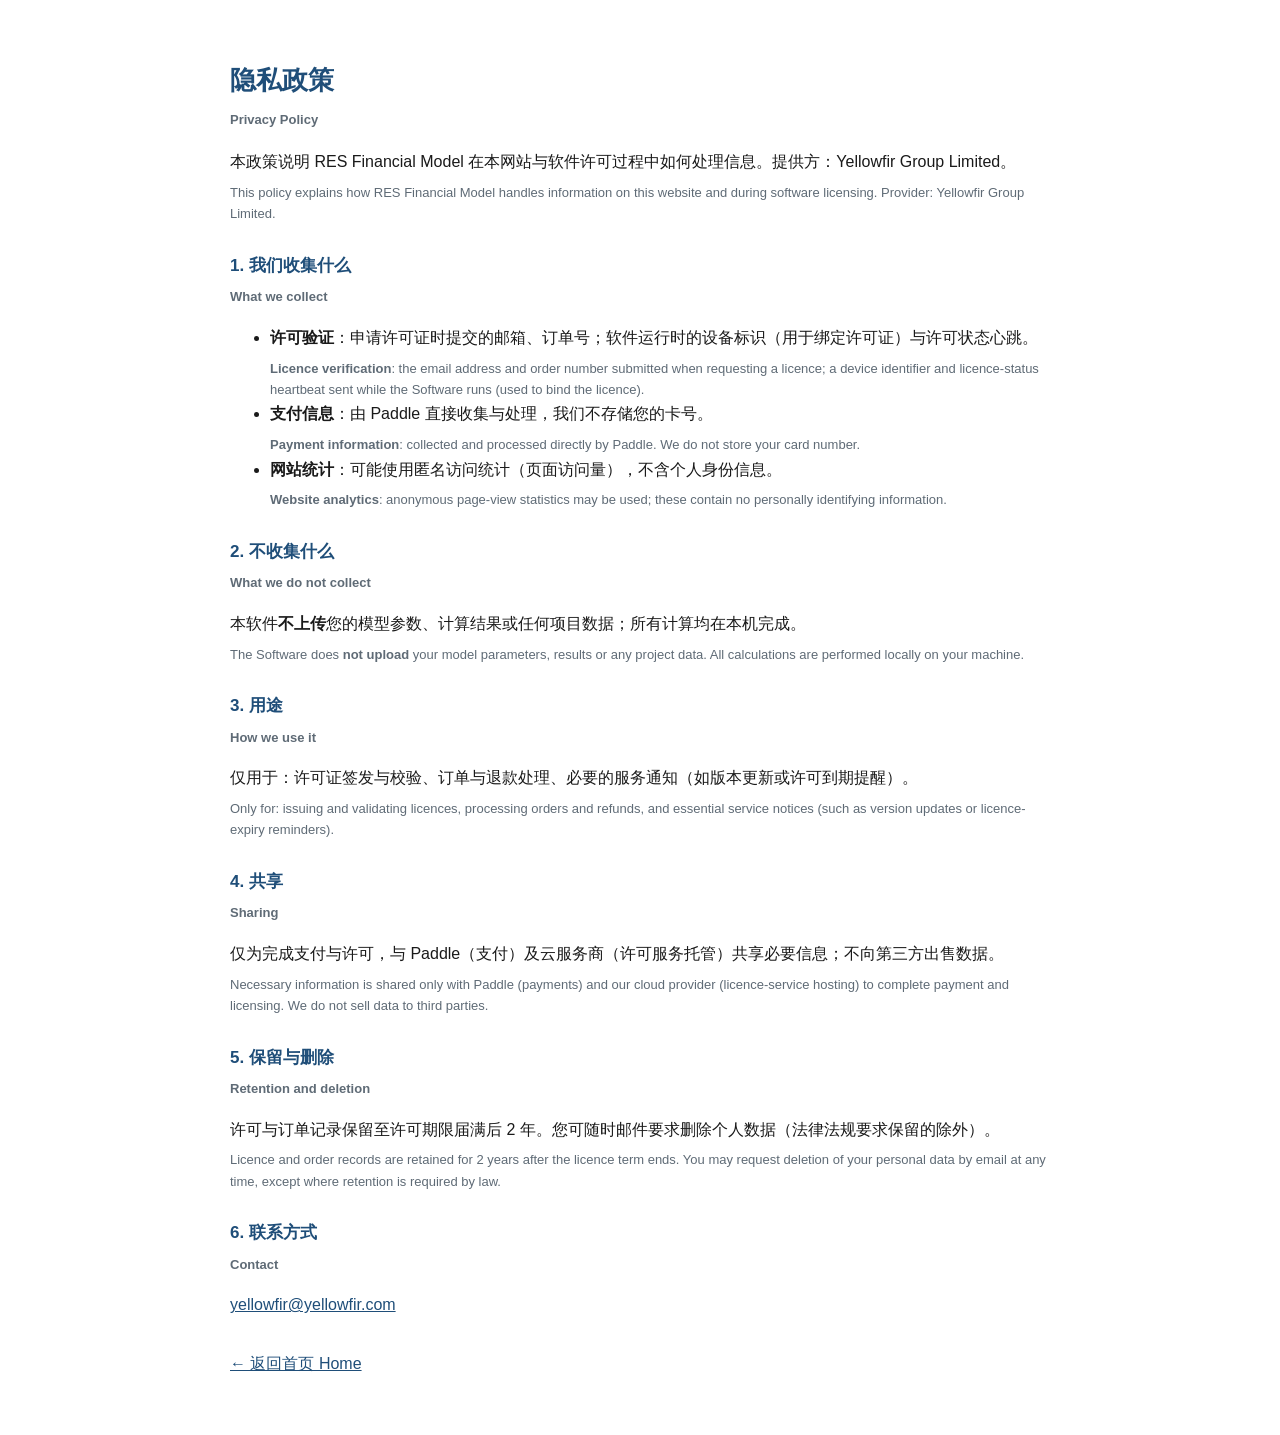
<file: privacy.html>
<!DOCTYPE html><html lang="zh-CN"><head><meta charset="UTF-8">
<meta name="viewport" content="width=device-width, initial-scale=1">
<title>Privacy Policy 隐私政策 — RES Financial Model</title>
<link rel="icon" href="assets/favicon.ico?v=20261029b">
<link rel="icon" type="image/png" sizes="32x32" href="assets/yellowfir-mark-32.png">
<link rel="apple-touch-icon" href="assets/res-mark-180.png?v=20261029b">
<meta name="description" content="RES Financial Model 隐私政策（中英对照）。Privacy policy for the RES Financial Model software, in Chinese and English.">
<style>body{max-width:820px;margin:0 auto;padding:40px 24px;font-family:-apple-system,"PingFang SC","Microsoft YaHei",sans-serif;line-height:1.8;color:#1a1a1a}h1{color:#1F4E79;font-size:26px}h2{color:#1F4E79;font-size:17px;margin-top:26px}.en{color:#5f6b76;font-size:13px;display:block;margin-top:5px;line-height:1.65}a{color:#1F4E79}</style>
</head><body>
<h1>隐私政策<span class="en" lang="en">Privacy Policy</span></h1>
<p>本政策说明 RES Financial Model 在本网站与软件许可过程中如何处理信息。提供方：Yellowfir Group Limited。
<span class="en" lang="en">This policy explains how RES Financial Model handles information on this website and during software licensing. Provider: Yellowfir Group Limited.</span></p>

<h2>1. 我们收集什么<span class="en" lang="en">What we collect</span></h2>
<ul>
<li><b>许可验证</b>：申请许可证时提交的邮箱、订单号；软件运行时的设备标识（用于绑定许可证）与许可状态心跳。
<span class="en" lang="en"><b>Licence verification</b>: the email address and order number submitted when requesting a licence; a device identifier and licence-status heartbeat sent while the Software runs (used to bind the licence).</span></li>
<li><b>支付信息</b>：由 Paddle 直接收集与处理，我们不存储您的卡号。
<span class="en" lang="en"><b>Payment information</b>: collected and processed directly by Paddle. We do not store your card number.</span></li>
<li><b>网站统计</b>：可能使用匿名访问统计（页面访问量），不含个人身份信息。
<span class="en" lang="en"><b>Website analytics</b>: anonymous page-view statistics may be used; these contain no personally identifying information.</span></li>
</ul>

<h2>2. 不收集什么<span class="en" lang="en">What we do not collect</span></h2>
<p>本软件<b>不上传</b>您的模型参数、计算结果或任何项目数据；所有计算均在本机完成。
<span class="en" lang="en">The Software does <b>not upload</b> your model parameters, results or any project data. All calculations are performed locally on your machine.</span></p>

<h2>3. 用途<span class="en" lang="en">How we use it</span></h2>
<p>仅用于：许可证签发与校验、订单与退款处理、必要的服务通知（如版本更新或许可到期提醒）。
<span class="en" lang="en">Only for: issuing and validating licences, processing orders and refunds, and essential service notices (such as version updates or licence-expiry reminders).</span></p>

<h2>4. 共享<span class="en" lang="en">Sharing</span></h2>
<p>仅为完成支付与许可，与 Paddle（支付）及云服务商（许可服务托管）共享必要信息；不向第三方出售数据。
<span class="en" lang="en">Necessary information is shared only with Paddle (payments) and our cloud provider (licence-service hosting) to complete payment and licensing. We do not sell data to third parties.</span></p>

<h2>5. 保留与删除<span class="en" lang="en">Retention and deletion</span></h2>
<p>许可与订单记录保留至许可期限届满后 2 年。您可随时邮件要求删除个人数据（法律法规要求保留的除外）。
<span class="en" lang="en">Licence and order records are retained for 2 years after the licence term ends. You may request deletion of your personal data by email at any time, except where retention is required by law.</span></p>

<h2>6. 联系方式<span class="en" lang="en">Contact</span></h2>
<p><a href="mailto:yellowfir@yellowfir.com">yellowfir@yellowfir.com</a></p>

<p style="margin-top:30px"><a href="index.html">← 返回首页 Home</a></p>
</body></html>
</file>
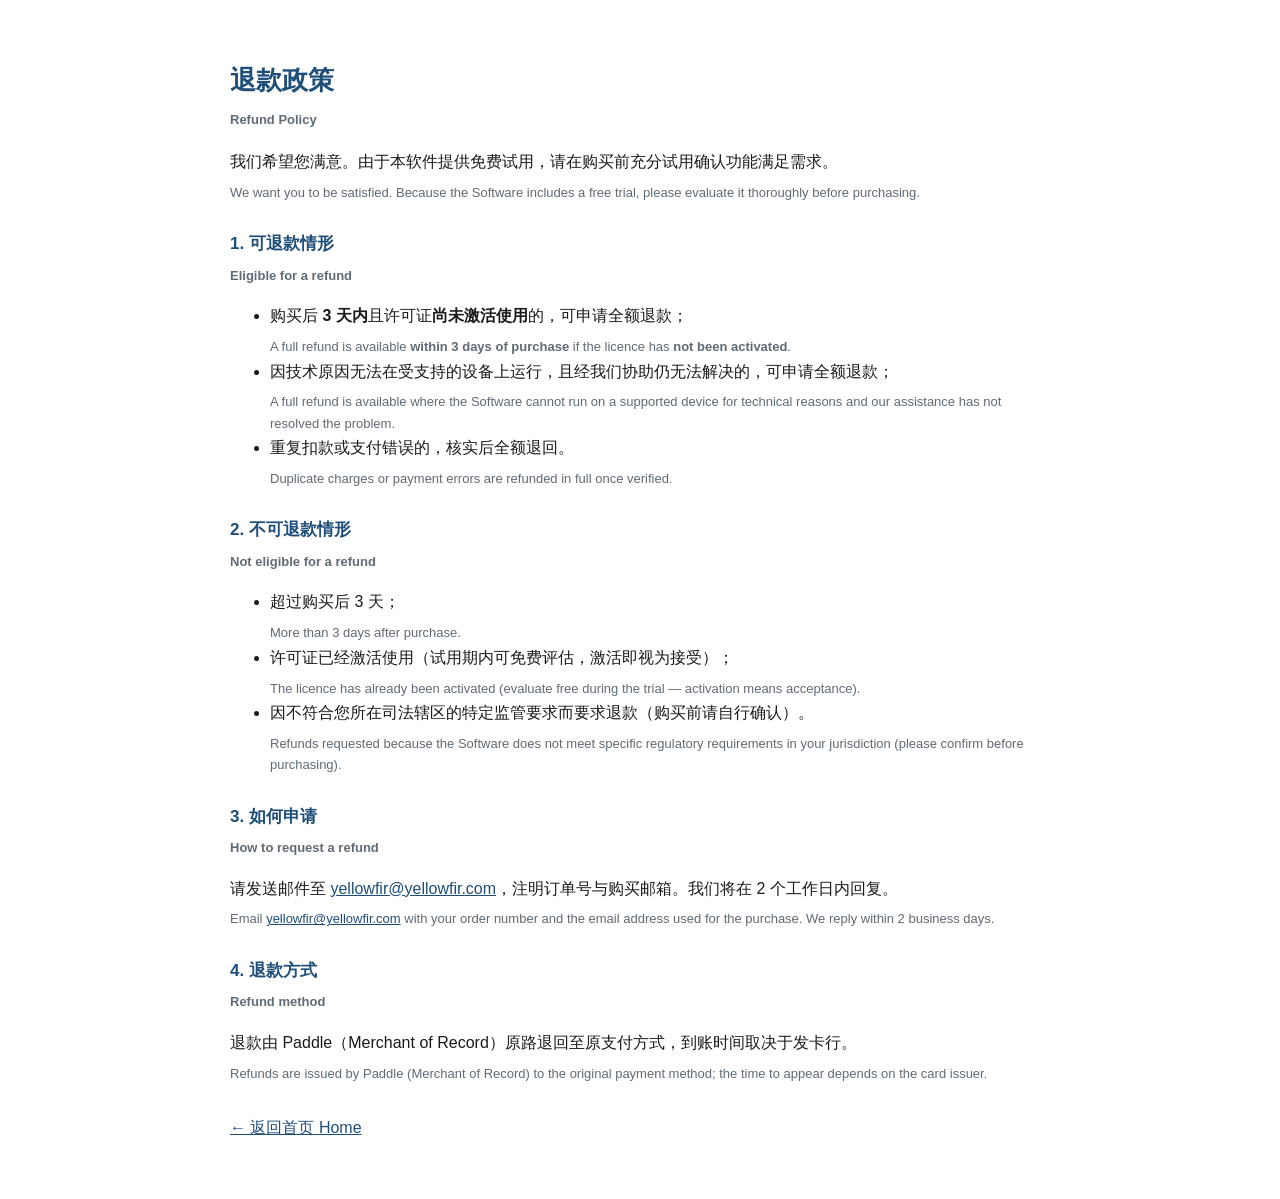
<file: refund.html>
<!DOCTYPE html><html lang="zh-CN"><head><meta charset="UTF-8">
<meta name="viewport" content="width=device-width, initial-scale=1">
<title>Refund Policy 退款政策 — RES Financial Model</title>
<link rel="icon" href="assets/favicon.ico?v=20261029b">
<link rel="icon" type="image/png" sizes="32x32" href="assets/yellowfir-mark-32.png">
<link rel="apple-touch-icon" href="assets/res-mark-180.png?v=20261029b">
<meta name="description" content="RES Financial Model 退款政策（中英对照）。Refund policy for the RES Financial Model software, in Chinese and English.">
<style>body{max-width:820px;margin:0 auto;padding:40px 24px;font-family:-apple-system,"PingFang SC","Microsoft YaHei",sans-serif;line-height:1.8;color:#1a1a1a}h1{color:#1F4E79;font-size:26px}h2{color:#1F4E79;font-size:17px;margin-top:26px}.en{color:#5f6b76;font-size:13px;display:block;margin-top:5px;line-height:1.65}a{color:#1F4E79}</style>
</head><body>
<h1>退款政策<span class="en" lang="en">Refund Policy</span></h1>
<p>我们希望您满意。由于本软件提供免费试用，请在购买前充分试用确认功能满足需求。
<span class="en" lang="en">We want you to be satisfied. Because the Software includes a free trial, please evaluate it thoroughly before purchasing.</span></p>

<h2>1. 可退款情形<span class="en" lang="en">Eligible for a refund</span></h2>
<ul>
<li>购买后 <b>3 天内</b>且许可证<b>尚未激活使用</b>的，可申请全额退款；
<span class="en" lang="en">A full refund is available <b>within 3 days of purchase</b> if the licence has <b>not been activated</b>.</span></li>
<li>因技术原因无法在受支持的设备上运行，且经我们协助仍无法解决的，可申请全额退款；
<span class="en" lang="en">A full refund is available where the Software cannot run on a supported device for technical reasons and our assistance has not resolved the problem.</span></li>
<li>重复扣款或支付错误的，核实后全额退回。
<span class="en" lang="en">Duplicate charges or payment errors are refunded in full once verified.</span></li>
</ul>

<h2>2. 不可退款情形<span class="en" lang="en">Not eligible for a refund</span></h2>
<ul>
<li>超过购买后 3 天；
<span class="en" lang="en">More than 3 days after purchase.</span></li>
<li>许可证已经激活使用（试用期内可免费评估，激活即视为接受）；
<span class="en" lang="en">The licence has already been activated (evaluate free during the trial — activation means acceptance).</span></li>
<li>因不符合您所在司法辖区的特定监管要求而要求退款（购买前请自行确认）。
<span class="en" lang="en">Refunds requested because the Software does not meet specific regulatory requirements in your jurisdiction (please confirm before purchasing).</span></li>
</ul>

<h2>3. 如何申请<span class="en" lang="en">How to request a refund</span></h2>
<p>请发送邮件至 <a href="mailto:yellowfir@yellowfir.com">yellowfir@yellowfir.com</a>，注明订单号与购买邮箱。我们将在 2 个工作日内回复。
<span class="en" lang="en">Email <a href="mailto:yellowfir@yellowfir.com">yellowfir@yellowfir.com</a> with your order number and the email address used for the purchase. We reply within 2 business days.</span></p>

<h2>4. 退款方式<span class="en" lang="en">Refund method</span></h2>
<p>退款由 Paddle（Merchant of Record）原路退回至原支付方式，到账时间取决于发卡行。
<span class="en" lang="en">Refunds are issued by Paddle (Merchant of Record) to the original payment method; the time to appear depends on the card issuer.</span></p>

<p style="margin-top:30px"><a href="index.html">← 返回首页 Home</a></p>
</body></html>
</file>
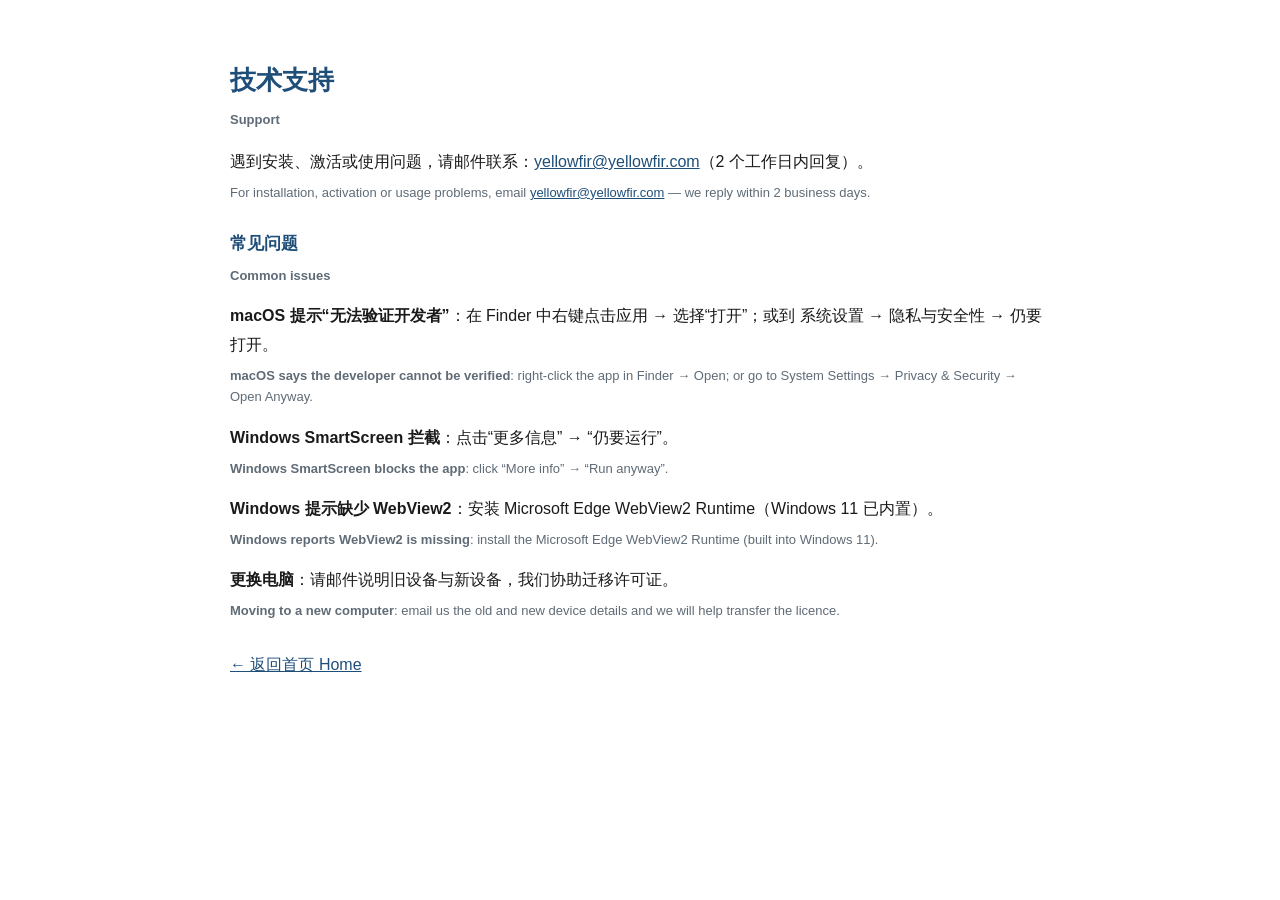
<file: support.html>
<!DOCTYPE html><html lang="zh-CN"><head><meta charset="UTF-8">
<meta name="viewport" content="width=device-width, initial-scale=1">
<title>Support 技术支持 — RES Financial Model</title>
<link rel="icon" href="assets/favicon.ico?v=20261029b">
<link rel="icon" type="image/png" sizes="32x32" href="assets/yellowfir-mark-32.png">
<link rel="apple-touch-icon" href="assets/res-mark-180.png?v=20261029b">
<meta name="description" content="RES Financial Model 技术支持与常见问题（中英对照）。Support and common installation issues, in Chinese and English.">
<style>body{max-width:820px;margin:0 auto;padding:40px 24px;font-family:-apple-system,"PingFang SC","Microsoft YaHei",sans-serif;line-height:1.8;color:#1a1a1a}h1{color:#1F4E79;font-size:26px}h2{color:#1F4E79;font-size:17px;margin-top:26px}.en{color:#5f6b76;font-size:13px;display:block;margin-top:5px;line-height:1.65}a{color:#1F4E79}</style>
</head><body>
<h1>技术支持<span class="en" lang="en">Support</span></h1>
<p>遇到安装、激活或使用问题，请邮件联系：<a href="mailto:yellowfir@yellowfir.com">yellowfir@yellowfir.com</a>（2 个工作日内回复）。
<span class="en" lang="en">For installation, activation or usage problems, email <a href="mailto:yellowfir@yellowfir.com">yellowfir@yellowfir.com</a> — we reply within 2 business days.</span></p>

<h2>常见问题<span class="en" lang="en">Common issues</span></h2>
<p><b>macOS 提示“无法验证开发者”</b>：在 Finder 中右键点击应用 → 选择“打开”；或到 系统设置 → 隐私与安全性 → 仍要打开。
<span class="en" lang="en"><b>macOS says the developer cannot be verified</b>: right-click the app in Finder → Open; or go to System Settings → Privacy &amp; Security → Open Anyway.</span></p>
<p><b>Windows SmartScreen 拦截</b>：点击“更多信息” → “仍要运行”。
<span class="en" lang="en"><b>Windows SmartScreen blocks the app</b>: click “More info” → “Run anyway”.</span></p>
<p><b>Windows 提示缺少 WebView2</b>：安装 Microsoft Edge WebView2 Runtime（Windows 11 已内置）。
<span class="en" lang="en"><b>Windows reports WebView2 is missing</b>: install the Microsoft Edge WebView2 Runtime (built into Windows 11).</span></p>
<p><b>更换电脑</b>：请邮件说明旧设备与新设备，我们协助迁移许可证。
<span class="en" lang="en"><b>Moving to a new computer</b>: email us the old and new device details and we will help transfer the licence.</span></p>

<p style="margin-top:30px"><a href="index.html">← 返回首页 Home</a></p>
</body></html>
</file>
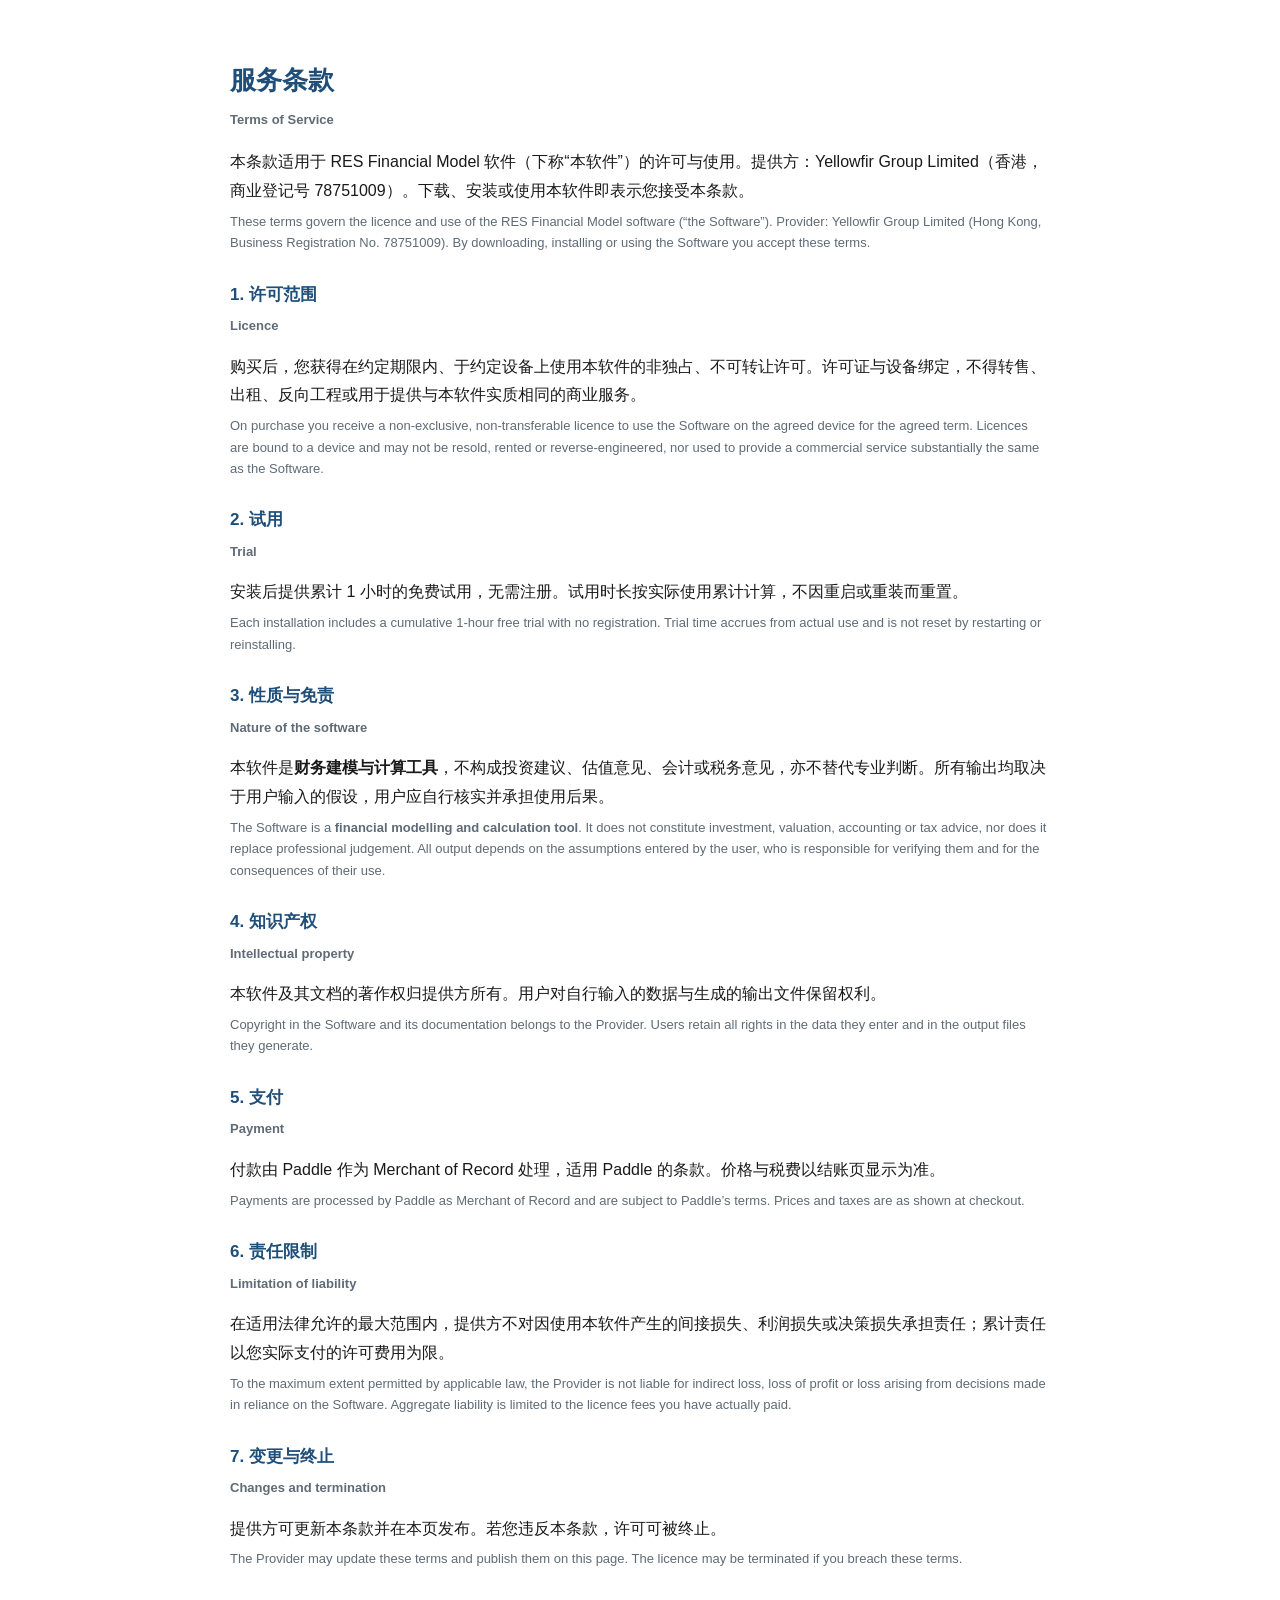
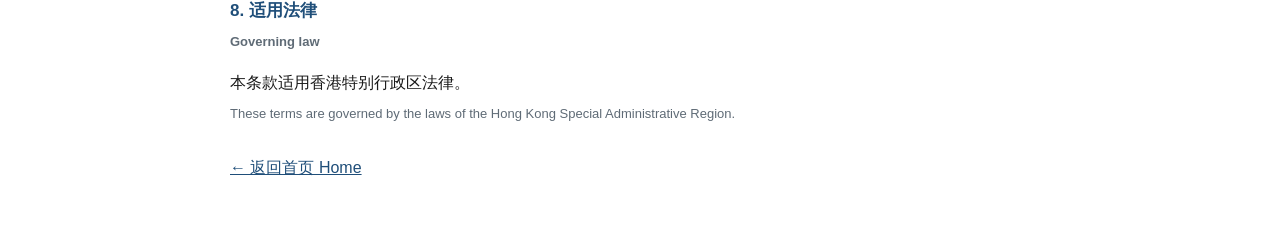
<file: terms.html>
<!DOCTYPE html><html lang="zh-CN"><head><meta charset="UTF-8">
<meta name="viewport" content="width=device-width, initial-scale=1">
<title>Terms of Service 服务条款 — RES Financial Model</title>
<link rel="icon" href="assets/favicon.ico?v=20261029b">
<link rel="icon" type="image/png" sizes="32x32" href="assets/yellowfir-mark-32.png">
<link rel="apple-touch-icon" href="assets/res-mark-180.png?v=20261029b">
<meta name="description" content="RES Financial Model 软件许可与服务条款（中英对照）。Terms of Service for the RES Financial Model software, in Chinese and English.">
<style>body{max-width:820px;margin:0 auto;padding:40px 24px;font-family:-apple-system,"PingFang SC","Microsoft YaHei",sans-serif;line-height:1.8;color:#1a1a1a}h1{color:#1F4E79;font-size:26px}h2{color:#1F4E79;font-size:17px;margin-top:26px}.en{color:#5f6b76;font-size:13px;display:block;margin-top:5px;line-height:1.65}a{color:#1F4E79}</style>
</head><body>
<h1>服务条款<span class="en" lang="en">Terms of Service</span></h1>
<p>本条款适用于 RES Financial Model 软件（下称“本软件”）的许可与使用。提供方：Yellowfir Group Limited（香港，商业登记号 78751009）。下载、安装或使用本软件即表示您接受本条款。
<span class="en" lang="en">These terms govern the licence and use of the RES Financial Model software (“the Software”). Provider: Yellowfir Group Limited (Hong Kong, Business Registration No. 78751009). By downloading, installing or using the Software you accept these terms.</span></p>

<h2>1. 许可范围<span class="en" lang="en">Licence</span></h2>
<p>购买后，您获得在约定期限内、于约定设备上使用本软件的非独占、不可转让许可。许可证与设备绑定，不得转售、出租、反向工程或用于提供与本软件实质相同的商业服务。
<span class="en" lang="en">On purchase you receive a non-exclusive, non-transferable licence to use the Software on the agreed device for the agreed term. Licences are bound to a device and may not be resold, rented or reverse-engineered, nor used to provide a commercial service substantially the same as the Software.</span></p>

<h2>2. 试用<span class="en" lang="en">Trial</span></h2>
<p>安装后提供累计 1 小时的免费试用，无需注册。试用时长按实际使用累计计算，不因重启或重装而重置。
<span class="en" lang="en">Each installation includes a cumulative 1-hour free trial with no registration. Trial time accrues from actual use and is not reset by restarting or reinstalling.</span></p>

<h2>3. 性质与免责<span class="en" lang="en">Nature of the software</span></h2>
<p>本软件是<b>财务建模与计算工具</b>，不构成投资建议、估值意见、会计或税务意见，亦不替代专业判断。所有输出均取决于用户输入的假设，用户应自行核实并承担使用后果。
<span class="en" lang="en">The Software is a <b>financial modelling and calculation tool</b>. It does not constitute investment, valuation, accounting or tax advice, nor does it replace professional judgement. All output depends on the assumptions entered by the user, who is responsible for verifying them and for the consequences of their use.</span></p>

<h2>4. 知识产权<span class="en" lang="en">Intellectual property</span></h2>
<p>本软件及其文档的著作权归提供方所有。用户对自行输入的数据与生成的输出文件保留权利。
<span class="en" lang="en">Copyright in the Software and its documentation belongs to the Provider. Users retain all rights in the data they enter and in the output files they generate.</span></p>

<h2>5. 支付<span class="en" lang="en">Payment</span></h2>
<p>付款由 Paddle 作为 Merchant of Record 处理，适用 Paddle 的条款。价格与税费以结账页显示为准。
<span class="en" lang="en">Payments are processed by Paddle as Merchant of Record and are subject to Paddle’s terms. Prices and taxes are as shown at checkout.</span></p>

<h2>6. 责任限制<span class="en" lang="en">Limitation of liability</span></h2>
<p>在适用法律允许的最大范围内，提供方不对因使用本软件产生的间接损失、利润损失或决策损失承担责任；累计责任以您实际支付的许可费用为限。
<span class="en" lang="en">To the maximum extent permitted by applicable law, the Provider is not liable for indirect loss, loss of profit or loss arising from decisions made in reliance on the Software. Aggregate liability is limited to the licence fees you have actually paid.</span></p>

<h2>7. 变更与终止<span class="en" lang="en">Changes and termination</span></h2>
<p>提供方可更新本条款并在本页发布。若您违反本条款，许可可被终止。
<span class="en" lang="en">The Provider may update these terms and publish them on this page. The licence may be terminated if you breach these terms.</span></p>

<h2>8. 适用法律<span class="en" lang="en">Governing law</span></h2>
<p>本条款适用香港特别行政区法律。
<span class="en" lang="en">These terms are governed by the laws of the Hong Kong Special Administrative Region.</span></p>

<p style="margin-top:30px"><a href="index.html">← 返回首页 Home</a></p>
</body></html>
</file>
